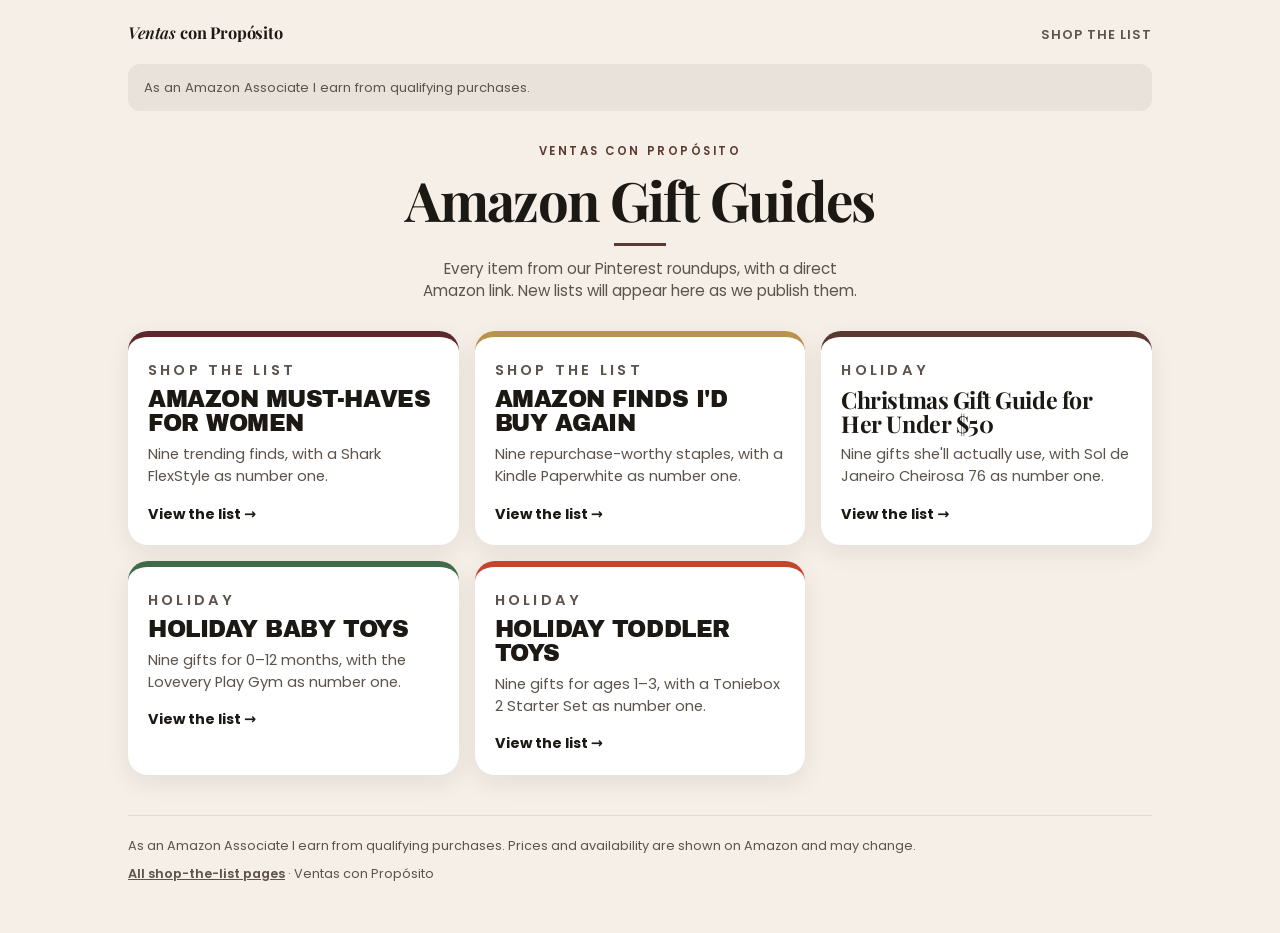
<file: index.html>
<!DOCTYPE html>
<html lang="en">
<head>
  <meta charset="utf-8">
  <meta name="viewport" content="width=device-width, initial-scale=1">
  <meta name="robots" content="index, follow">
  <title>Amazon Gift Guides 2026 | Shop the List</title>
  <meta name="description" content="Shop five Amazon gift lists for Christmas 2026: must-haves for women, finds worth buying again, gifts for her under $50, plus baby and toddler toys.">
  <link rel="canonical" href="https://caruizv.github.io/ventas-con-proposito/">
  <meta property="og:type" content="website">
  <meta property="og:title" content="Amazon Gift Guides 2026 | Shop the List">
  <meta property="og:description" content="Shop five Amazon gift lists for Christmas 2026: must-haves for women, finds worth buying again, gifts for her under $50, plus baby and toddler toys.">
  <meta property="og:url" content="https://caruizv.github.io/ventas-con-proposito/">
  <meta property="og:image" content="https://caruizv.github.io/ventas-con-proposito/christmas-gifts-her-under-50/img/yankee-candle-christmas-cookie.jpg">
  <meta property="og:image:width" content="768">
  <meta property="og:image:height" content="1024">
  <meta property="og:image:alt" content="Yankee Candle Christmas Cookie jar with a red bow">
  <meta property="og:site_name" content="Ventas con Propósito">
  <meta property="og:locale" content="en_US">
  <meta name="twitter:card" content="summary_large_image">
  <meta name="twitter:title" content="Amazon Gift Guides 2026 | Shop the List">
  <meta name="twitter:description" content="Shop five Amazon gift lists for Christmas 2026: must-haves for women, finds worth buying again, gifts for her under $50, plus baby and toddler toys.">
  <meta name="twitter:image" content="https://caruizv.github.io/ventas-con-proposito/christmas-gifts-her-under-50/img/yankee-candle-christmas-cookie.jpg">
  <meta name="twitter:image:alt" content="Yankee Candle Christmas Cookie jar with a red bow">
  <link rel="preconnect" href="https://fonts.googleapis.com">
  <link rel="preconnect" href="https://fonts.gstatic.com" crossorigin>
  <link href="https://fonts.googleapis.com/css2?family=Archivo+Black&family=Playfair+Display:ital,wght@0,700;1,500;1,600&family=Poppins:wght@400;500;600;700&display=swap" rel="stylesheet">
  <link rel="stylesheet" href="styles.css?v=20261124b">
</head>
<body class="theme-index">
  <header class="site-header wrap">
    <a class="wordmark" href="index.html">Ventas <span>con Propósito</span></a>
    <span class="nav-link">Shop the list</span>
  </header>
  <div class="wrap">
    <p class="disclosure">As an Amazon Associate I earn from qualifying purchases.</p>
  </div>
  <header class="hero index-hero wrap">
    <p class="kicker">Ventas con Propósito</p>
    <h1>Amazon Gift Guides</h1>
    <hr class="rule">
    <p class="lede">Every item from our Pinterest roundups, with a direct Amazon link. New lists will appear here as we publish them.</p>
  </header>
  <main class="cards wrap">
    <a class="card card-must" href="must-haves-for-women/">
      <p class="kicker">Shop the list</p>
      <h2>Amazon Must-Haves for Women</h2>
      <p>Nine trending finds, with a Shark FlexStyle as number one.</p>
      <span class="go">View the list →</span>
    </a>
    <a class="card card-again" href="finds-id-buy-again/">
      <p class="kicker">Shop the list</p>
      <h2>Amazon Finds I'd Buy Again</h2>
      <p>Nine repurchase-worthy staples, with a Kindle Paperwhite as number one.</p>
      <span class="go">View the list →</span>
    </a>
    <a class="card card-gifts" href="christmas-gifts-her-under-50/">
      <p class="kicker">Holiday</p>
      <h2 class="serif">Christmas Gift Guide for Her Under $50</h2>
      <p>Nine gifts she'll actually use, with Sol de Janeiro Cheirosa 76 as number one.</p>
      <span class="go">View the list →</span>
    </a>
    <a class="card card-baby" href="baby-toys/">
      <p class="kicker">Holiday</p>
      <h2>Holiday Baby Toys</h2>
      <p>Nine gifts for 0–12 months, with the Lovevery Play Gym as number one.</p>
      <span class="go">View the list →</span>
    </a>
    <a class="card card-toddler" href="toddler-toys/">
      <p class="kicker">Holiday</p>
      <h2>Holiday Toddler Toys</h2>
      <p>Nine gifts for ages 1–3, with a Toniebox 2 Starter Set as number one.</p>
      <span class="go">View the list →</span>
    </a>
  </main>
  <footer class="site-footer wrap">
    <p>As an Amazon Associate I earn from qualifying purchases. Prices and availability are shown on Amazon and may change.</p>
    <p><a href="index.html">All shop-the-list pages</a> · Ventas con Propósito</p>
  </footer>
</body>
</html>
</file>
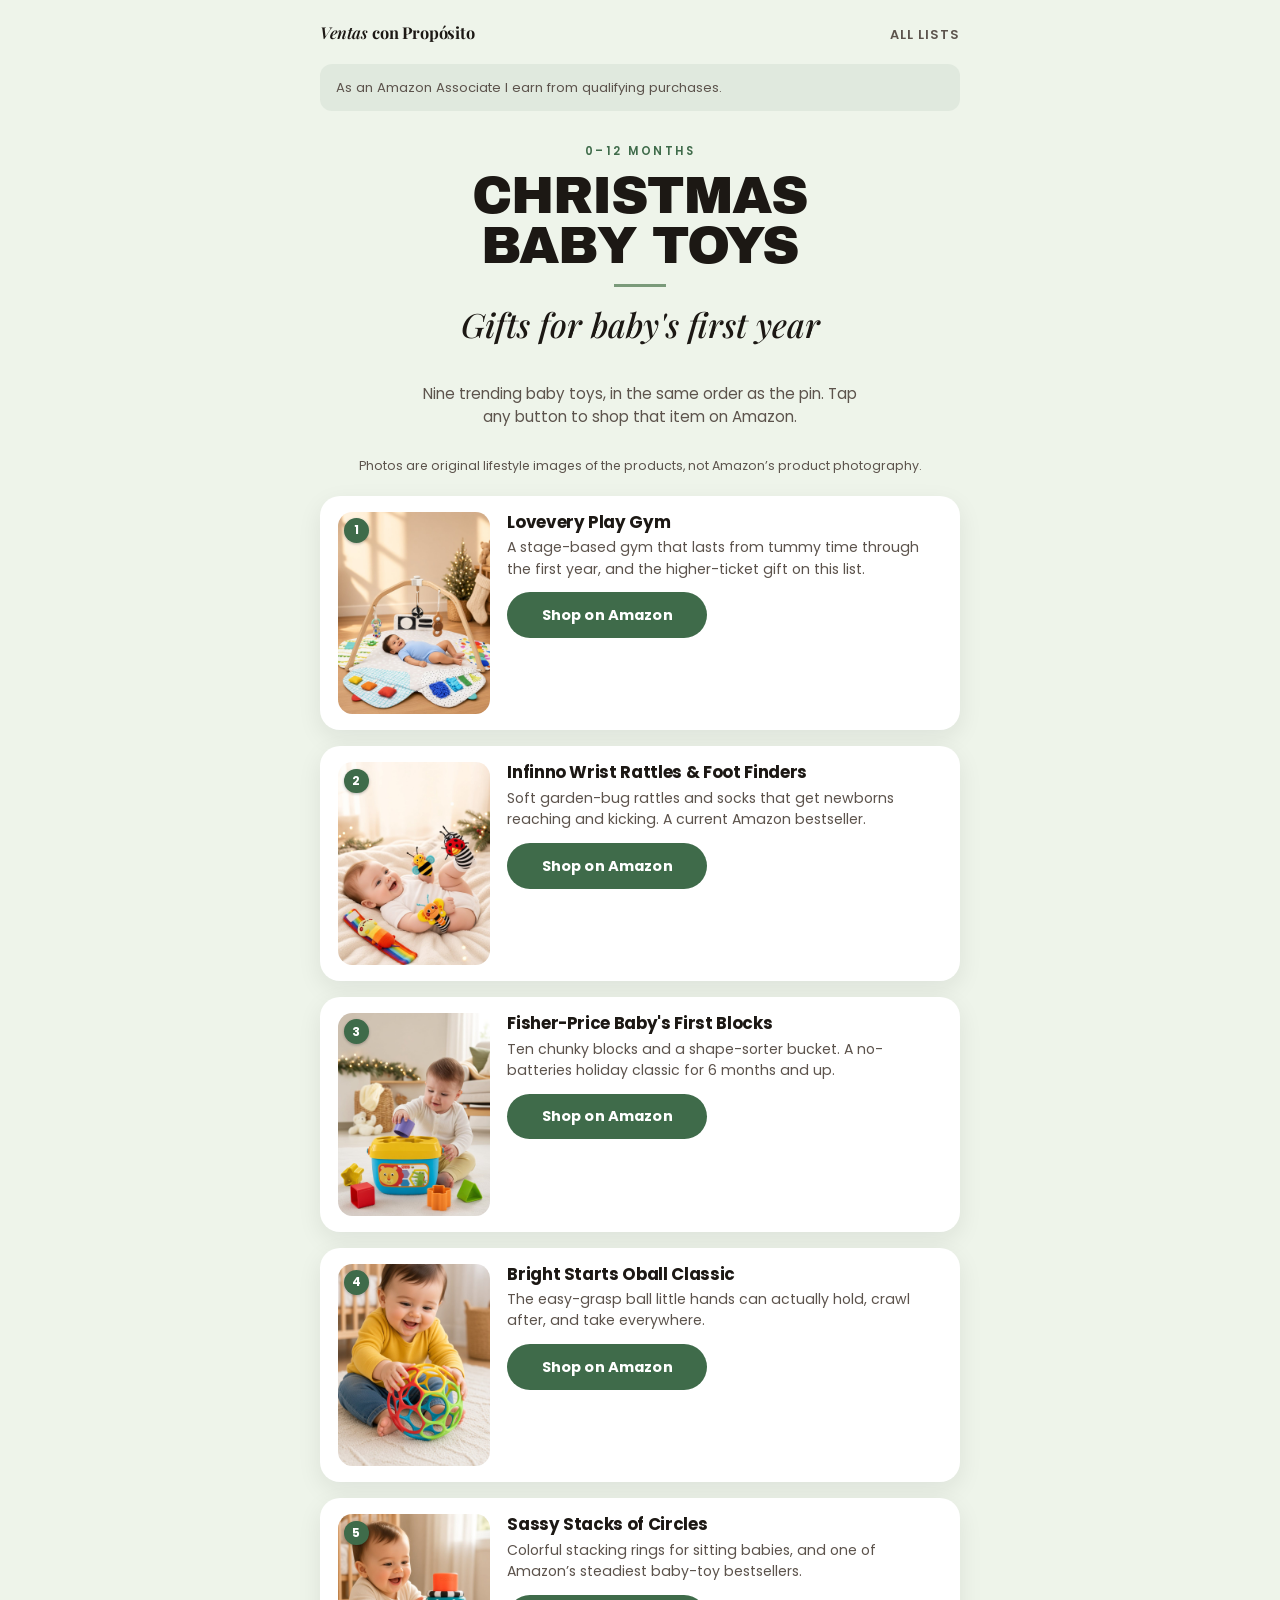
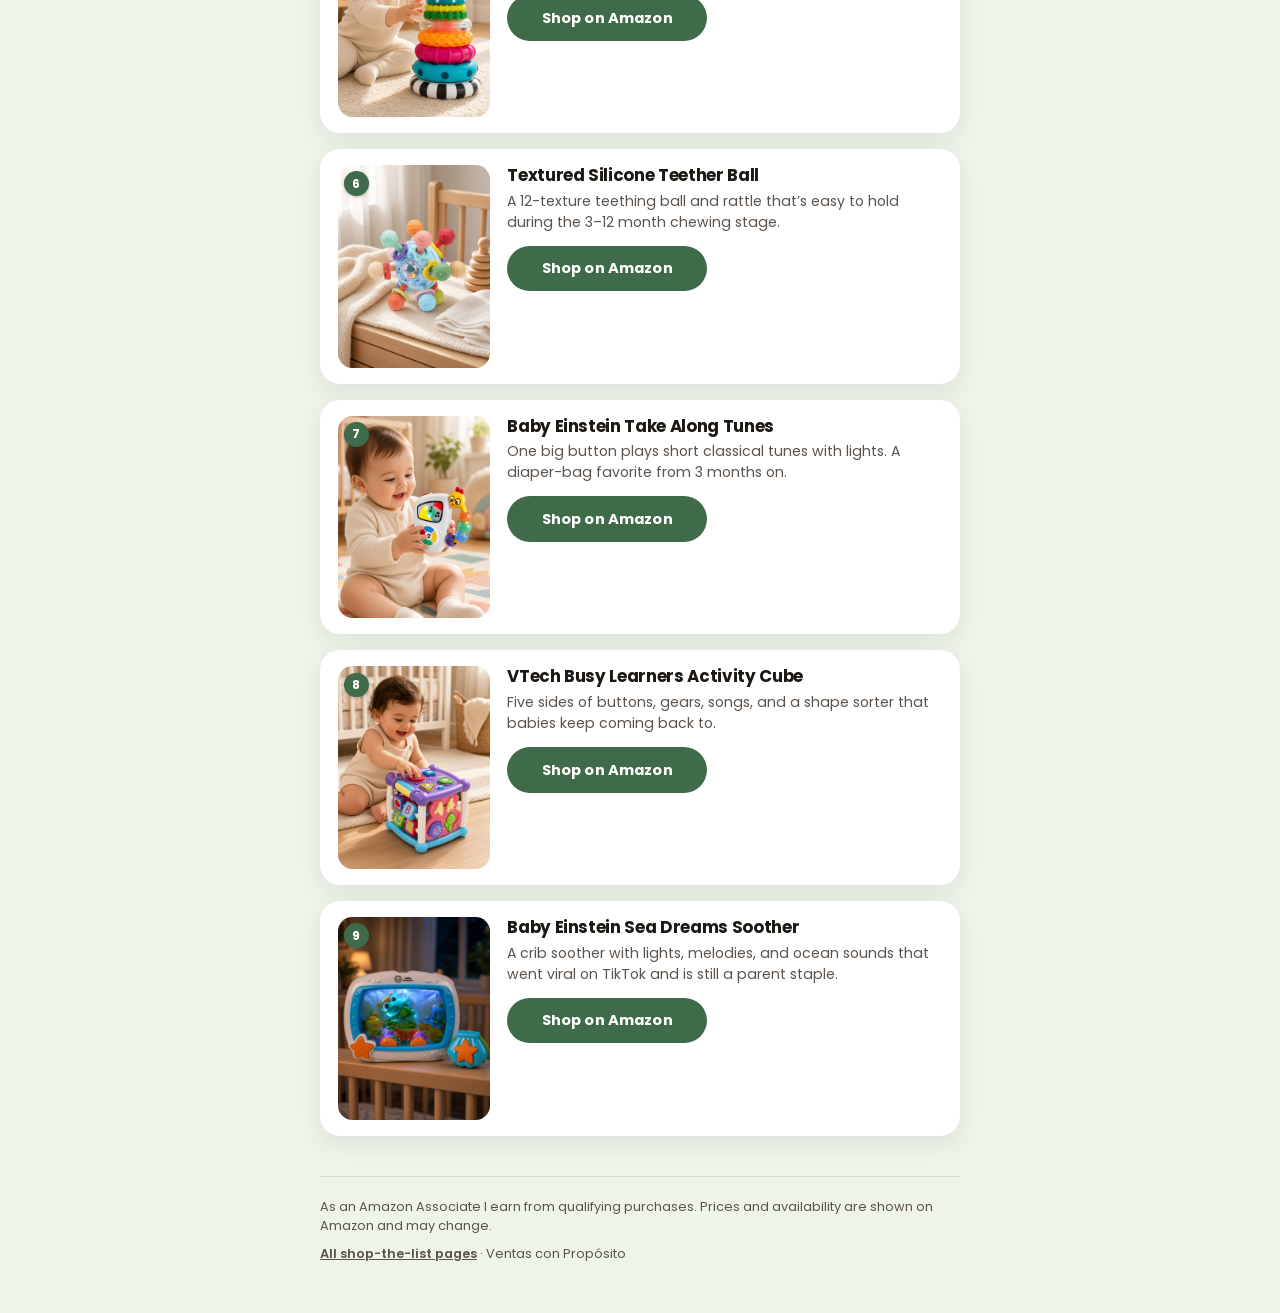
<file: baby-toys/index.html>
<!DOCTYPE html>
<html lang="en">
<head>
  <meta charset="utf-8">
  <meta name="viewport" content="width=device-width, initial-scale=1">
  <meta name="robots" content="index, follow">
  <title>Best Baby Toys for Christmas 2026</title>
  <meta name="description" content="The best baby toys for Christmas 2026, from the Lovevery Play Gym to wrist rattles, first blocks, and other holiday gifts for babies 0–12 months.">
  <link rel="canonical" href="https://caruizv.github.io/ventas-con-proposito/baby-toys/">
  <meta property="og:type" content="website">
  <meta property="og:title" content="Best Baby Toys for Christmas 2026">
  <meta property="og:description" content="The best baby toys for Christmas 2026, from the Lovevery Play Gym to wrist rattles, first blocks, and other holiday gifts for babies 0–12 months.">
  <meta property="og:url" content="https://caruizv.github.io/ventas-con-proposito/baby-toys/">
  <meta property="og:image" content="https://caruizv.github.io/ventas-con-proposito/baby-toys/img/lovevery-play-gym.jpg">
  <meta property="og:image:width" content="768">
  <meta property="og:image:height" content="1024">
  <meta property="og:image:alt" content="Baby playing on a Lovevery Play Gym">
  <meta property="og:site_name" content="Ventas con Propósito">
  <meta property="og:locale" content="en_US">
  <meta name="twitter:card" content="summary_large_image">
  <meta name="twitter:title" content="Best Baby Toys for Christmas 2026">
  <meta name="twitter:description" content="The best baby toys for Christmas 2026, from the Lovevery Play Gym to wrist rattles, first blocks, and other holiday gifts for babies 0–12 months.">
  <meta name="twitter:image" content="https://caruizv.github.io/ventas-con-proposito/baby-toys/img/lovevery-play-gym.jpg">
  <meta name="twitter:image:alt" content="Baby playing on a Lovevery Play Gym">
  <script type="application/ld+json">
  {
    "@context": "https://schema.org",
    "@type": "ItemList",
    "name": "Best Baby Toys for Christmas 2026",
    "itemListElement": [
      {
        "@type": "ListItem",
        "position": 1,
        "name": "Lovevery Play Gym",
        "url": "https://www.amazon.com/dp/B075R8BXXC?tag=cventasconpro-20"
      },
      {
        "@type": "ListItem",
        "position": 2,
        "name": "Infinno Wrist Rattles & Foot Finders",
        "url": "https://www.amazon.com/dp/B0B21ZM7LJ?tag=cventasconpro-20"
      },
      {
        "@type": "ListItem",
        "position": 3,
        "name": "Fisher-Price Baby's First Blocks",
        "url": "https://www.amazon.com/dp/B01NCUSC7V?tag=cventasconpro-20"
      },
      {
        "@type": "ListItem",
        "position": 4,
        "name": "Bright Starts Oball Classic",
        "url": "https://www.amazon.com/dp/B00ZRD99C0?tag=cventasconpro-20"
      },
      {
        "@type": "ListItem",
        "position": 5,
        "name": "Sassy Stacks of Circles",
        "url": "https://www.amazon.com/dp/B07NXDJ52C?tag=cventasconpro-20"
      },
      {
        "@type": "ListItem",
        "position": 6,
        "name": "Textured Silicone Teether Ball",
        "url": "https://www.amazon.com/dp/B0CD42KQ3K?tag=cventasconpro-20"
      },
      {
        "@type": "ListItem",
        "position": 7,
        "name": "Baby Einstein Take Along Tunes",
        "url": "https://www.amazon.com/dp/B000YDDF6O?tag=cventasconpro-20"
      },
      {
        "@type": "ListItem",
        "position": 8,
        "name": "VTech Busy Learners Activity Cube",
        "url": "https://www.amazon.com/dp/B00OC5FU8Q?tag=cventasconpro-20"
      },
      {
        "@type": "ListItem",
        "position": 9,
        "name": "Baby Einstein Sea Dreams Soother",
        "url": "https://www.amazon.com/dp/B07DM86Z43?tag=cventasconpro-20"
      }
    ]
  }
  </script>
  <link rel="preconnect" href="https://fonts.googleapis.com">
  <link rel="preconnect" href="https://fonts.gstatic.com" crossorigin>
  <link href="https://fonts.googleapis.com/css2?family=Archivo+Black&family=Playfair+Display:ital,wght@0,700;1,500;1,600&family=Poppins:wght@400;500;600;700&display=swap" rel="stylesheet">
  <link rel="stylesheet" href="../styles.css?v=20261124b">
</head>
<body class="theme-baby">
  <header class="site-header wrap">
    <a class="wordmark" href="../index.html">Ventas <span>con Propósito</span></a>
    <a class="nav-link" href="../index.html">All lists</a>
  </header>
  <div class="wrap">
    <p class="disclosure">As an Amazon Associate I earn from qualifying purchases.</p>
  </div>
  <header class="hero wrap">
    <p class="kicker">0–12 months</p>
    <h1>Christmas<br>Baby Toys</h1>
    <hr class="rule">
    <p class="italic">Gifts for baby's first year</p>
    <p class="lede">Nine trending baby toys, in the same order as the pin. Tap any button to shop that item on Amazon.</p>
  </header>
  <p class="note wrap">Photos are original lifestyle images of the products, not Amazon’s product photography.</p>
  <main class="list wrap">
    <article class="item" id="item-1">
      <div class="visual">
        <img src="img/lovevery-play-gym.jpg" alt="Baby playing on a Lovevery Play Gym" width="768" height="1024" style="width:100%;height:auto;aspect-ratio:3/4;object-fit:cover;display:block" decoding="async">
        <span class="num" aria-hidden="true">1</span>
      </div>
      <div class="copy">
        <h2>Lovevery Play Gym</h2>
        <p class="why">A stage-based gym that lasts from tummy time through the first year, and the higher-ticket gift on this list.</p>
        <a class="btn" href="https://www.amazon.com/dp/B075R8BXXC?tag=cventasconpro-20" target="_blank" rel="sponsored nofollow noopener">Shop on Amazon</a>
      </div>
    </article>
    <article class="item" id="item-2">
      <div class="visual">
        <img src="img/infinno-wrist-rattles.jpg" alt="Baby wearing Infinno wrist rattles and foot finders" width="768" height="1024" style="width:100%;height:auto;aspect-ratio:3/4;object-fit:cover;display:block" decoding="async">
        <span class="num" aria-hidden="true">2</span>
      </div>
      <div class="copy">
        <h2>Infinno Wrist Rattles & Foot Finders</h2>
        <p class="why">Soft garden-bug rattles and socks that get newborns reaching and kicking. A current Amazon bestseller.</p>
        <a class="btn" href="https://www.amazon.com/dp/B0B21ZM7LJ?tag=cventasconpro-20" target="_blank" rel="sponsored nofollow noopener">Shop on Amazon</a>
      </div>
    </article>
    <article class="item" id="item-3">
      <div class="visual">
        <img src="img/fisher-price-first-blocks.jpg" alt="Baby playing with Fisher-Price Baby’s First Blocks" width="768" height="1024" style="width:100%;height:auto;aspect-ratio:3/4;object-fit:cover;display:block" decoding="async" loading="lazy">
        <span class="num" aria-hidden="true">3</span>
      </div>
      <div class="copy">
        <h2>Fisher-Price Baby's First Blocks</h2>
        <p class="why">Ten chunky blocks and a shape-sorter bucket. A no-batteries holiday classic for 6 months and up.</p>
        <a class="btn" href="https://www.amazon.com/dp/B01NCUSC7V?tag=cventasconpro-20" target="_blank" rel="sponsored nofollow noopener">Shop on Amazon</a>
      </div>
    </article>
    <article class="item" id="item-4">
      <div class="visual">
        <img src="img/bright-starts-oball.jpg" alt="Baby holding a Bright Starts Oball" width="768" height="1024" style="width:100%;height:auto;aspect-ratio:3/4;object-fit:cover;display:block" decoding="async" loading="lazy">
        <span class="num" aria-hidden="true">4</span>
      </div>
      <div class="copy">
        <h2>Bright Starts Oball Classic</h2>
        <p class="why">The easy-grasp ball little hands can actually hold, crawl after, and take everywhere.</p>
        <a class="btn" href="https://www.amazon.com/dp/B00ZRD99C0?tag=cventasconpro-20" target="_blank" rel="sponsored nofollow noopener">Shop on Amazon</a>
      </div>
    </article>
    <article class="item" id="item-5">
      <div class="visual">
        <img src="img/sassy-stacks.jpg" alt="Baby reaching for Sassy Stacks of Circles" width="768" height="1024" style="width:100%;height:auto;aspect-ratio:3/4;object-fit:cover;display:block" decoding="async" loading="lazy">
        <span class="num" aria-hidden="true">5</span>
      </div>
      <div class="copy">
        <h2>Sassy Stacks of Circles</h2>
        <p class="why">Colorful stacking rings for sitting babies, and one of Amazon’s steadiest baby-toy bestsellers.</p>
        <a class="btn" href="https://www.amazon.com/dp/B07NXDJ52C?tag=cventasconpro-20" target="_blank" rel="sponsored nofollow noopener">Shop on Amazon</a>
      </div>
    </article>
    <article class="item" id="item-6">
      <div class="visual">
        <img src="img/textured-teether-ball.jpg" alt="Baby holding a colorful textured teether ball" width="768" height="1024" style="width:100%;height:auto;aspect-ratio:3/4;object-fit:cover;display:block" decoding="async" loading="lazy">
        <span class="num" aria-hidden="true">6</span>
      </div>
      <div class="copy">
        <h2>Textured Silicone Teether Ball</h2>
        <p class="why">A 12-texture teething ball and rattle that’s easy to hold during the 3–12 month chewing stage.</p>
        <a class="btn" href="https://www.amazon.com/dp/B0CD42KQ3K?tag=cventasconpro-20" target="_blank" rel="sponsored nofollow noopener">Shop on Amazon</a>
      </div>
    </article>
    <article class="item" id="item-7">
      <div class="visual">
        <img src="img/baby-einstein-take-along-tunes.jpg" alt="Baby playing with Baby Einstein Take Along Tunes" width="768" height="1024" style="width:100%;height:auto;aspect-ratio:3/4;object-fit:cover;display:block" decoding="async" loading="lazy">
        <span class="num" aria-hidden="true">7</span>
      </div>
      <div class="copy">
        <h2>Baby Einstein Take Along Tunes</h2>
        <p class="why">One big button plays short classical tunes with lights. A diaper-bag favorite from 3 months on.</p>
        <a class="btn" href="https://www.amazon.com/dp/B000YDDF6O?tag=cventasconpro-20" target="_blank" rel="sponsored nofollow noopener">Shop on Amazon</a>
      </div>
    </article>
    <article class="item" id="item-8">
      <div class="visual">
        <img src="img/vtech-busy-learners-cube.jpg" alt="Baby playing with a VTech Busy Learners Activity Cube" width="768" height="1024" style="width:100%;height:auto;aspect-ratio:3/4;object-fit:cover;display:block" decoding="async" loading="lazy">
        <span class="num" aria-hidden="true">8</span>
      </div>
      <div class="copy">
        <h2>VTech Busy Learners Activity Cube</h2>
        <p class="why">Five sides of buttons, gears, songs, and a shape sorter that babies keep coming back to.</p>
        <a class="btn" href="https://www.amazon.com/dp/B00OC5FU8Q?tag=cventasconpro-20" target="_blank" rel="sponsored nofollow noopener">Shop on Amazon</a>
      </div>
    </article>
    <article class="item" id="item-9">
      <div class="visual">
        <img src="img/sea-dreams-soother.jpg" alt="Baby Einstein Sea Dreams Soother on a crib rail" width="768" height="1024" style="width:100%;height:auto;aspect-ratio:3/4;object-fit:cover;display:block" decoding="async" loading="lazy">
        <span class="num" aria-hidden="true">9</span>
      </div>
      <div class="copy">
        <h2>Baby Einstein Sea Dreams Soother</h2>
        <p class="why">A crib soother with lights, melodies, and ocean sounds that went viral on TikTok and is still a parent staple.</p>
        <a class="btn" href="https://www.amazon.com/dp/B07DM86Z43?tag=cventasconpro-20" target="_blank" rel="sponsored nofollow noopener">Shop on Amazon</a>
      </div>
    </article>
  </main>
  <footer class="site-footer wrap">
    <p>As an Amazon Associate I earn from qualifying purchases. Prices and availability are shown on Amazon and may change.</p>
    <p><a href="../index.html">All shop-the-list pages</a> · Ventas con Propósito</p>
  </footer>
</body>
</html>
</file>
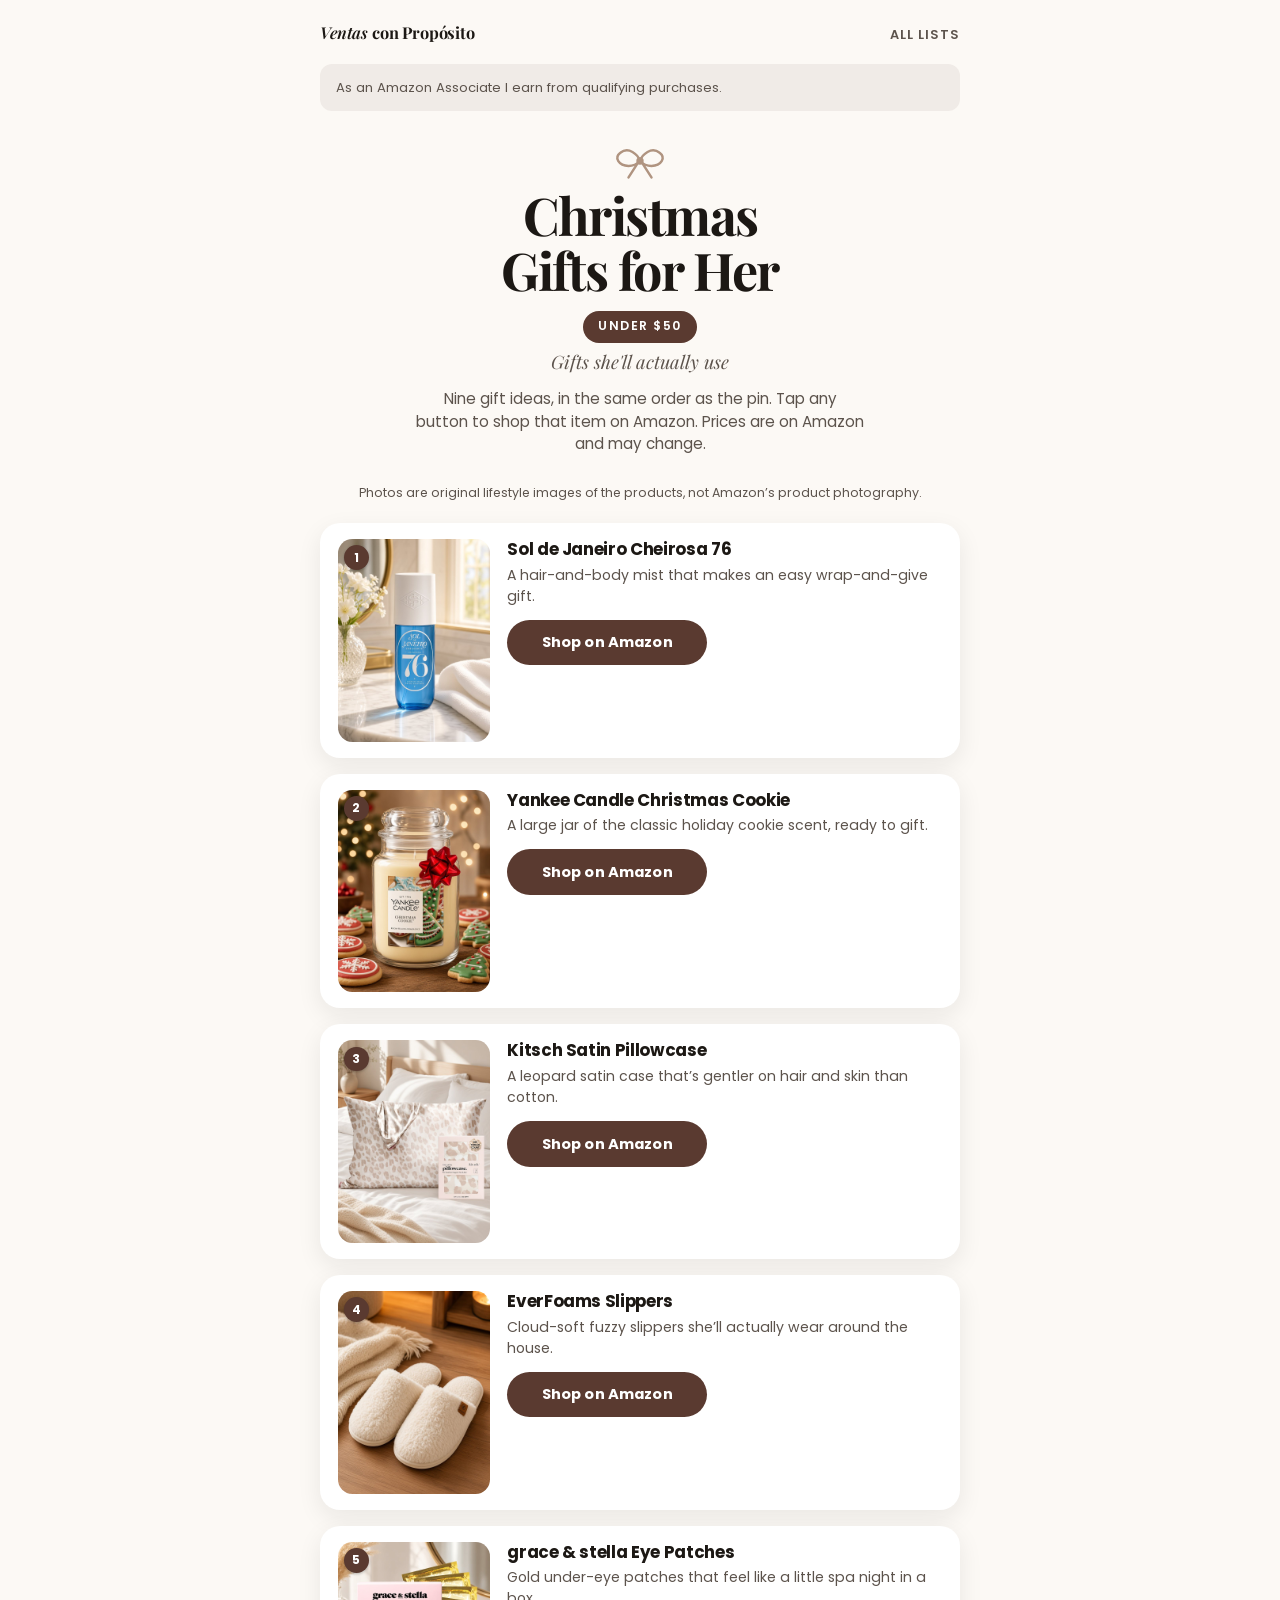
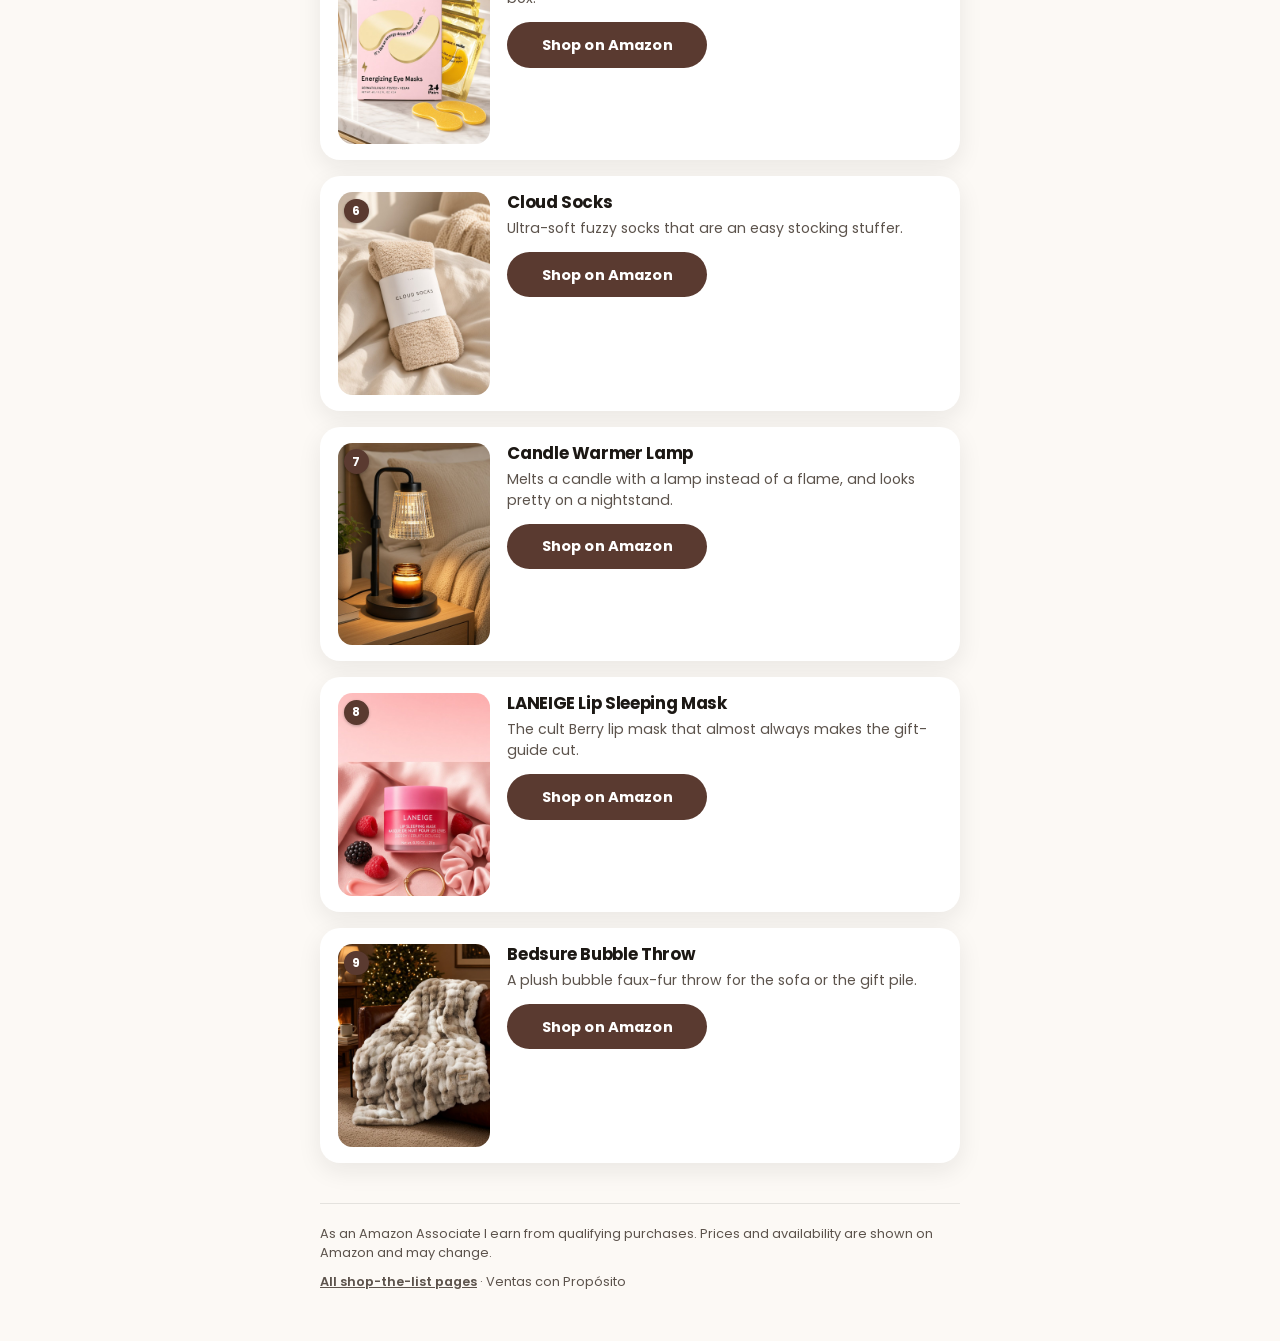
<file: christmas-gifts-her-under-50/index.html>
<!DOCTYPE html>
<html lang="en">
<head>
  <meta charset="utf-8">
  <meta name="viewport" content="width=device-width, initial-scale=1">
  <meta name="robots" content="index, follow">
  <title>Christmas Gifts for Her Under $50 2026</title>
  <meta name="description" content="Nine Christmas gifts for her under $50 in 2026, from Sol de Janeiro and a Yankee Candle to slippers, satin pillowcases, and other wraps she&#x27;ll use.">
  <link rel="canonical" href="https://caruizv.github.io/ventas-con-proposito/christmas-gifts-her-under-50/">
  <meta property="og:type" content="website">
  <meta property="og:title" content="Christmas Gifts for Her Under $50 2026">
  <meta property="og:description" content="Nine Christmas gifts for her under $50 in 2026, from Sol de Janeiro and a Yankee Candle to slippers, satin pillowcases, and other wraps she&#x27;ll use.">
  <meta property="og:url" content="https://caruizv.github.io/ventas-con-proposito/christmas-gifts-her-under-50/">
  <meta property="og:image" content="https://caruizv.github.io/ventas-con-proposito/christmas-gifts-her-under-50/img/yankee-candle-christmas-cookie.jpg">
  <meta property="og:image:width" content="768">
  <meta property="og:image:height" content="1024">
  <meta property="og:image:alt" content="Yankee Candle Christmas Cookie jar with a red bow">
  <meta property="og:site_name" content="Ventas con Propósito">
  <meta property="og:locale" content="en_US">
  <meta name="twitter:card" content="summary_large_image">
  <meta name="twitter:title" content="Christmas Gifts for Her Under $50 2026">
  <meta name="twitter:description" content="Nine Christmas gifts for her under $50 in 2026, from Sol de Janeiro and a Yankee Candle to slippers, satin pillowcases, and other wraps she&#x27;ll use.">
  <meta name="twitter:image" content="https://caruizv.github.io/ventas-con-proposito/christmas-gifts-her-under-50/img/yankee-candle-christmas-cookie.jpg">
  <meta name="twitter:image:alt" content="Yankee Candle Christmas Cookie jar with a red bow">
  <script type="application/ld+json">
  {
    "@context": "https://schema.org",
    "@type": "ItemList",
    "name": "Christmas Gifts for Her Under $50 2026",
    "itemListElement": [
      {
        "@type": "ListItem",
        "position": 1,
        "name": "Sol de Janeiro Cheirosa 76",
        "url": "https://www.amazon.com/dp/B0D6ZPNZ4Z?tag=cventasconpro-20"
      },
      {
        "@type": "ListItem",
        "position": 2,
        "name": "Yankee Candle Christmas Cookie",
        "url": "https://www.amazon.com/dp/B0F3DQZ193?tag=cventasconpro-20"
      },
      {
        "@type": "ListItem",
        "position": 3,
        "name": "Kitsch Satin Pillowcase",
        "url": "https://www.amazon.com/dp/B07X8PHQBX?tag=cventasconpro-20"
      },
      {
        "@type": "ListItem",
        "position": 4,
        "name": "EverFoams Slippers",
        "url": "https://www.amazon.com/dp/B0BYNYWKC7?tag=cventasconpro-20"
      },
      {
        "@type": "ListItem",
        "position": 5,
        "name": "grace & stella Eye Patches",
        "url": "https://www.amazon.com/dp/B014E2D6BY?tag=cventasconpro-20"
      },
      {
        "@type": "ListItem",
        "position": 6,
        "name": "Cloud Socks",
        "url": "https://www.amazon.com/dp/B09319MZJN?tag=cventasconpro-20"
      },
      {
        "@type": "ListItem",
        "position": 7,
        "name": "Candle Warmer Lamp",
        "url": "https://www.amazon.com/dp/B0CTJGJL2T?tag=cventasconpro-20"
      },
      {
        "@type": "ListItem",
        "position": 8,
        "name": "LANEIGE Lip Sleeping Mask",
        "url": "https://www.amazon.com/dp/B07XXPHQZK?tag=cventasconpro-20"
      },
      {
        "@type": "ListItem",
        "position": 9,
        "name": "Bedsure Bubble Throw",
        "url": "https://www.amazon.com/dp/B0F5N7S36V?tag=cventasconpro-20"
      }
    ]
  }
  </script>
  <link rel="preconnect" href="https://fonts.googleapis.com">
  <link rel="preconnect" href="https://fonts.gstatic.com" crossorigin>
  <link href="https://fonts.googleapis.com/css2?family=Archivo+Black&family=Playfair+Display:ital,wght@0,700;1,500;1,600&family=Poppins:wght@400;500;600;700&display=swap" rel="stylesheet">
  <link rel="stylesheet" href="../styles.css?v=20261124b">
</head>
<body class="theme-gifts">
  <header class="site-header wrap">
    <a class="wordmark" href="../index.html">Ventas <span>con Propósito</span></a>
    <a class="nav-link" href="../index.html">All lists</a>
  </header>
  <div class="wrap">
    <p class="disclosure">As an Amazon Associate I earn from qualifying purchases.</p>
  </div>
  <header class="hero wrap">
    <div class="bow" aria-hidden="true">
      <svg viewBox="0 0 88 44" width="72" height="36" fill="none" xmlns="http://www.w3.org/2000/svg">
        <path d="M44 22c-2.5-8-14-18-24-10-8 6-2 16 10 16 6 0 11-3 14-6 3 3 8 6 14 6 12 0 18-10 10-16-10-8-21.5 2-24 10z" stroke="#b09480" stroke-width="3" stroke-linejoin="round"/>
        <circle cx="44" cy="22" r="4.5" fill="#b09480"/>
        <path d="M41 25 L30 42 M47 25 L58 42" stroke="#b09480" stroke-width="3" stroke-linecap="round"/>
      </svg>
    </div>
    <h1 class="serif">Christmas<br>Gifts for Her</h1>
    <p class="pill">Under $50</p>
    <p class="subhead">Gifts she'll actually use</p>
    <p class="lede">Nine gift ideas, in the same order as the pin. Tap any button to shop that item on Amazon. Prices are on Amazon and may change.</p>
  </header>
  <p class="note wrap">Photos are original lifestyle images of the products, not Amazon’s product photography.</p>
  <main class="list wrap">
    <article class="item" id="item-1">
      <div class="visual">
        <img src="img/sol-de-janeiro-cheirosa-76.jpg" alt="Sol de Janeiro Cheirosa 76 perfume mist bottle" width="768" height="1024" style="width:100%;height:auto;aspect-ratio:3/4;object-fit:cover;display:block" decoding="async">
        <span class="num" aria-hidden="true">1</span>
      </div>
      <div class="copy">
        <h2>Sol de Janeiro Cheirosa 76</h2>
        <p class="why">A hair-and-body mist that makes an easy wrap-and-give gift.</p>
        <a class="btn" href="https://www.amazon.com/dp/B0D6ZPNZ4Z?tag=cventasconpro-20" target="_blank" rel="sponsored nofollow noopener">Shop on Amazon</a>
      </div>
    </article>    <article class="item" id="item-2">
      <div class="visual">
        <img src="img/yankee-candle-christmas-cookie.jpg" alt="Yankee Candle Christmas Cookie jar with a red bow" width="768" height="1024" style="width:100%;height:auto;aspect-ratio:3/4;object-fit:cover;display:block" decoding="async">
        <span class="num" aria-hidden="true">2</span>
      </div>
      <div class="copy">
        <h2>Yankee Candle Christmas Cookie</h2>
        <p class="why">A large jar of the classic holiday cookie scent, ready to gift.</p>
        <a class="btn" href="https://www.amazon.com/dp/B0F3DQZ193?tag=cventasconpro-20" target="_blank" rel="sponsored nofollow noopener">Shop on Amazon</a>
      </div>
    </article>    <article class="item" id="item-3">
      <div class="visual">
        <img src="img/kitsch-satin-pillowcase.jpg" alt="Kitsch leopard satin pillowcase on a bed" width="768" height="1024" style="width:100%;height:auto;aspect-ratio:3/4;object-fit:cover;display:block" decoding="async" loading="lazy">
        <span class="num" aria-hidden="true">3</span>
      </div>
      <div class="copy">
        <h2>Kitsch Satin Pillowcase</h2>
        <p class="why">A leopard satin case that’s gentler on hair and skin than cotton.</p>
        <a class="btn" href="https://www.amazon.com/dp/B07X8PHQBX?tag=cventasconpro-20" target="_blank" rel="sponsored nofollow noopener">Shop on Amazon</a>
      </div>
    </article>    <article class="item" id="item-4">
      <div class="visual">
        <img src="img/everfoams-slippers.jpg" alt="Pair of ivory EverFoams fuzzy slippers" width="768" height="1024" style="width:100%;height:auto;aspect-ratio:3/4;object-fit:cover;display:block" decoding="async" loading="lazy">
        <span class="num" aria-hidden="true">4</span>
      </div>
      <div class="copy">
        <h2>EverFoams Slippers</h2>
        <p class="why">Cloud-soft fuzzy slippers she’ll actually wear around the house.</p>
        <a class="btn" href="https://www.amazon.com/dp/B0BYNYWKC7?tag=cventasconpro-20" target="_blank" rel="sponsored nofollow noopener">Shop on Amazon</a>
      </div>
    </article>    <article class="item" id="item-5">
      <div class="visual">
        <img src="img/grace-and-stella-eye-patches.jpg" alt="grace & stella Energizing Eye Masks box" width="768" height="1024" style="width:100%;height:auto;aspect-ratio:3/4;object-fit:cover;display:block" decoding="async" loading="lazy">
        <span class="num" aria-hidden="true">5</span>
      </div>
      <div class="copy">
        <h2>grace & stella Eye Patches</h2>
        <p class="why">Gold under-eye patches that feel like a little spa night in a box.</p>
        <a class="btn" href="https://www.amazon.com/dp/B014E2D6BY?tag=cventasconpro-20" target="_blank" rel="sponsored nofollow noopener">Shop on Amazon</a>
      </div>
    </article>    <article class="item" id="item-6">
      <div class="visual">
        <img src="img/cloud-socks.jpg" alt="Beige Cloud Socks with a white paper band" width="768" height="1024" style="width:100%;height:auto;aspect-ratio:3/4;object-fit:cover;display:block" decoding="async" loading="lazy">
        <span class="num" aria-hidden="true">6</span>
      </div>
      <div class="copy">
        <h2>Cloud Socks</h2>
        <p class="why">Ultra-soft fuzzy socks that are an easy stocking stuffer.</p>
        <a class="btn" href="https://www.amazon.com/dp/B09319MZJN?tag=cventasconpro-20" target="_blank" rel="sponsored nofollow noopener">Shop on Amazon</a>
      </div>
    </article>    <article class="item" id="item-7">
      <div class="visual">
        <img src="img/godonlif-candle-warmer.jpg" alt="Black GODONLIF candle warmer lamp on a nightstand" width="768" height="1024" style="width:100%;height:auto;aspect-ratio:3/4;object-fit:cover;display:block" decoding="async" loading="lazy">
        <span class="num" aria-hidden="true">7</span>
      </div>
      <div class="copy">
        <h2>Candle Warmer Lamp</h2>
        <p class="why">Melts a candle with a lamp instead of a flame, and looks pretty on a nightstand.</p>
        <a class="btn" href="https://www.amazon.com/dp/B0CTJGJL2T?tag=cventasconpro-20" target="_blank" rel="sponsored nofollow noopener">Shop on Amazon</a>
      </div>
    </article>    <article class="item" id="item-8">
      <div class="visual">
        <img src="img/laneige-lip-sleeping-mask.jpg" alt="LANEIGE Lip Sleeping Mask" width="768" height="1024" style="width:100%;height:auto;aspect-ratio:3/4;object-fit:cover;display:block" decoding="async" loading="lazy">
        <span class="num" aria-hidden="true">8</span>
      </div>
      <div class="copy">
        <h2>LANEIGE Lip Sleeping Mask</h2>
        <p class="why">The cult Berry lip mask that almost always makes the gift-guide cut.</p>
        <a class="btn" href="https://www.amazon.com/dp/B07XXPHQZK?tag=cventasconpro-20" target="_blank" rel="sponsored nofollow noopener">Shop on Amazon</a>
      </div>
    </article>    <article class="item" id="item-9">
      <div class="visual">
        <img src="img/bedsure-bubble-throw.jpg" alt="Bedsure bubble faux-fur throw on a sofa" width="768" height="1024" style="width:100%;height:auto;aspect-ratio:3/4;object-fit:cover;display:block" decoding="async" loading="lazy">
        <span class="num" aria-hidden="true">9</span>
      </div>
      <div class="copy">
        <h2>Bedsure Bubble Throw</h2>
        <p class="why">A plush bubble faux-fur throw for the sofa or the gift pile.</p>
        <a class="btn" href="https://www.amazon.com/dp/B0F5N7S36V?tag=cventasconpro-20" target="_blank" rel="sponsored nofollow noopener">Shop on Amazon</a>
      </div>
    </article>
  </main>
  <footer class="site-footer wrap">
    <p>As an Amazon Associate I earn from qualifying purchases. Prices and availability are shown on Amazon and may change.</p>
    <p><a href="../index.html">All shop-the-list pages</a> · Ventas con Propósito</p>
  </footer>
</body>
</html>
</file>
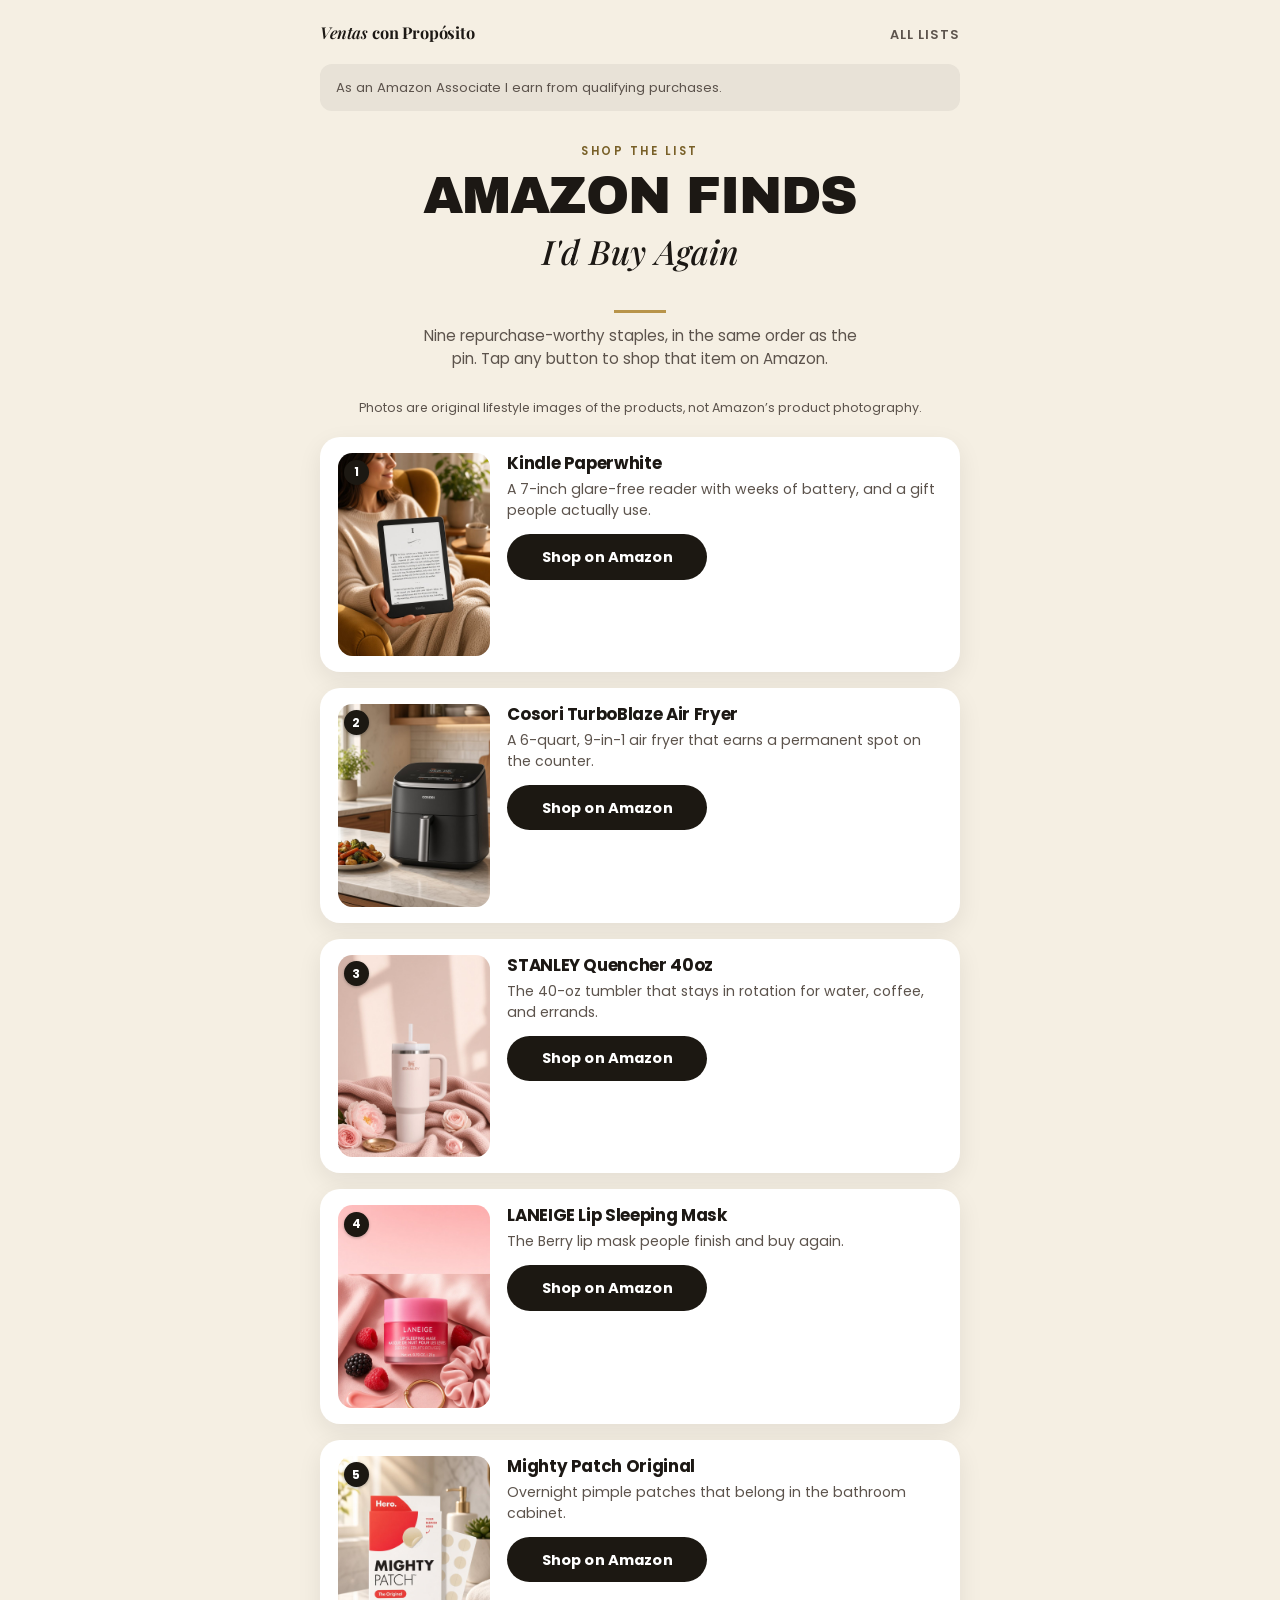
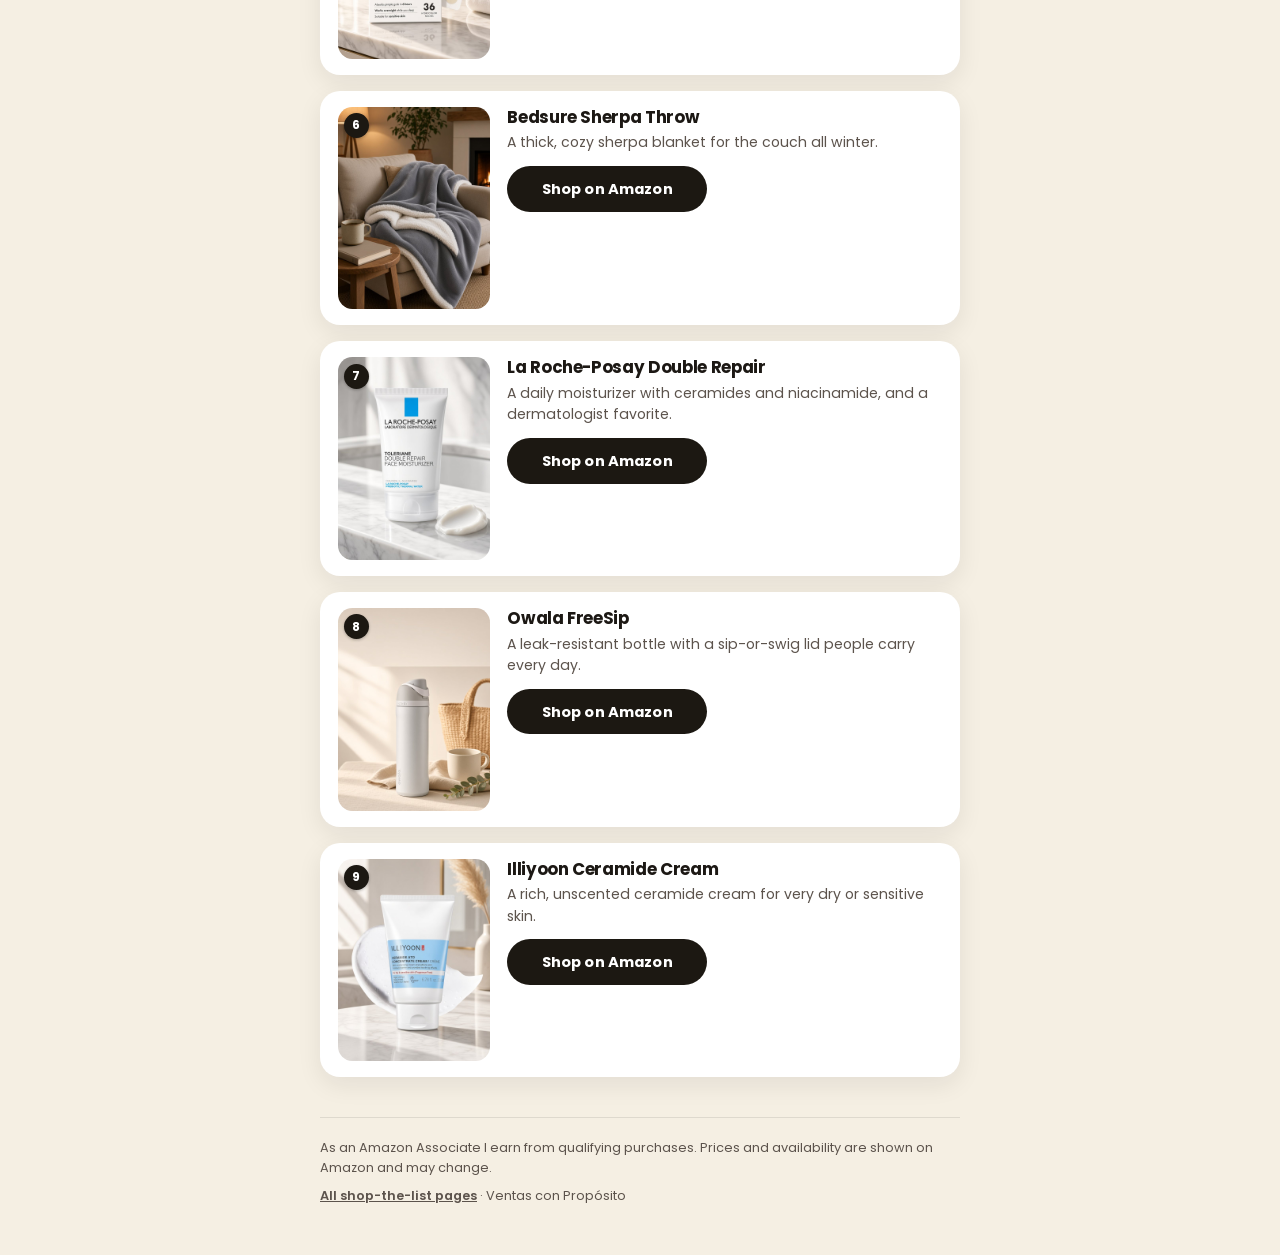
<file: finds-id-buy-again/index.html>
<!DOCTYPE html>
<html lang="en">
<head>
  <meta charset="utf-8">
  <meta name="viewport" content="width=device-width, initial-scale=1">
  <meta name="robots" content="index, follow">
  <title>Amazon Finds I'd Buy Again 2026</title>
  <meta name="description" content="Nine Amazon finds I&#x27;d buy again in 2026, including a Kindle Paperwhite, Cosori air fryer, Stanley tumbler, LANEIGE lip mask, and everyday staples.">
  <link rel="canonical" href="https://caruizv.github.io/ventas-con-proposito/finds-id-buy-again/">
  <meta property="og:type" content="website">
  <meta property="og:title" content="Amazon Finds I&#x27;d Buy Again 2026">
  <meta property="og:description" content="Nine Amazon finds I&#x27;d buy again in 2026, including a Kindle Paperwhite, Cosori air fryer, Stanley tumbler, LANEIGE lip mask, and everyday staples.">
  <meta property="og:url" content="https://caruizv.github.io/ventas-con-proposito/finds-id-buy-again/">
  <meta property="og:image" content="https://caruizv.github.io/ventas-con-proposito/finds-id-buy-again/img/stanley-quencher.jpg">
  <meta property="og:image:width" content="768">
  <meta property="og:image:height" content="1024">
  <meta property="og:image:alt" content="STANLEY Quencher 40oz tumbler">
  <meta property="og:site_name" content="Ventas con Propósito">
  <meta property="og:locale" content="en_US">
  <meta name="twitter:card" content="summary_large_image">
  <meta name="twitter:title" content="Amazon Finds I&#x27;d Buy Again 2026">
  <meta name="twitter:description" content="Nine Amazon finds I&#x27;d buy again in 2026, including a Kindle Paperwhite, Cosori air fryer, Stanley tumbler, LANEIGE lip mask, and everyday staples.">
  <meta name="twitter:image" content="https://caruizv.github.io/ventas-con-proposito/finds-id-buy-again/img/stanley-quencher.jpg">
  <meta name="twitter:image:alt" content="STANLEY Quencher 40oz tumbler">
  <script type="application/ld+json">
  {
    "@context": "https://schema.org",
    "@type": "ItemList",
    "name": "Amazon Finds I'd Buy Again 2026",
    "itemListElement": [
      {
        "@type": "ListItem",
        "position": 1,
        "name": "Kindle Paperwhite",
        "url": "https://www.amazon.com/dp/B0CFPJYX7P?tag=cventasconpro-20"
      },
      {
        "@type": "ListItem",
        "position": 2,
        "name": "Cosori TurboBlaze Air Fryer",
        "url": "https://www.amazon.com/dp/B0C33CHG99?tag=cventasconpro-20"
      },
      {
        "@type": "ListItem",
        "position": 3,
        "name": "STANLEY Quencher 40oz",
        "url": "https://www.amazon.com/dp/B0CP9Z56SW?tag=cventasconpro-20"
      },
      {
        "@type": "ListItem",
        "position": 4,
        "name": "LANEIGE Lip Sleeping Mask",
        "url": "https://www.amazon.com/dp/B07XXPHQZK?tag=cventasconpro-20"
      },
      {
        "@type": "ListItem",
        "position": 5,
        "name": "Mighty Patch Original",
        "url": "https://www.amazon.com/dp/B074PVTPBW?tag=cventasconpro-20"
      },
      {
        "@type": "ListItem",
        "position": 6,
        "name": "Bedsure Sherpa Throw",
        "url": "https://www.amazon.com/dp/B0158EQJSY?tag=cventasconpro-20"
      },
      {
        "@type": "ListItem",
        "position": 7,
        "name": "La Roche-Posay Double Repair",
        "url": "https://www.amazon.com/dp/B01N9SPQHQ?tag=cventasconpro-20"
      },
      {
        "@type": "ListItem",
        "position": 8,
        "name": "Owala FreeSip",
        "url": "https://www.amazon.com/dp/B085DV8T75?tag=cventasconpro-20"
      },
      {
        "@type": "ListItem",
        "position": 9,
        "name": "Illiyoon Ceramide Cream",
        "url": "https://www.amazon.com/dp/B077RTL1HJ?tag=cventasconpro-20"
      }
    ]
  }
  </script>
  <link rel="preconnect" href="https://fonts.googleapis.com">
  <link rel="preconnect" href="https://fonts.gstatic.com" crossorigin>
  <link href="https://fonts.googleapis.com/css2?family=Archivo+Black&family=Playfair+Display:ital,wght@0,700;1,500;1,600&family=Poppins:wght@400;500;600;700&display=swap" rel="stylesheet">
  <link rel="stylesheet" href="../styles.css?v=20261124b">
</head>
<body class="theme-buy-again">
  <header class="site-header wrap">
    <a class="wordmark" href="../index.html">Ventas <span>con Propósito</span></a>
    <a class="nav-link" href="../index.html">All lists</a>
  </header>
  <div class="wrap">
    <p class="disclosure">As an Amazon Associate I earn from qualifying purchases.</p>
  </div>
  <header class="hero wrap">
    <p class="kicker">Shop the list</p>
    <h1>Amazon Finds</h1>
    <p class="italic">I'd Buy Again</p>
    <hr class="rule">
    <p class="lede">Nine repurchase-worthy staples, in the same order as the pin. Tap any button to shop that item on Amazon.</p>
  </header>
  <p class="note wrap">Photos are original lifestyle images of the products, not Amazon’s product photography.</p>
  <main class="list wrap">
    <article class="item" id="item-1">
      <div class="visual">
        <img src="img/kindle-paperwhite.jpg" alt="Woman reading a Kindle Paperwhite in an armchair" width="768" height="1024" style="width:100%;height:auto;aspect-ratio:3/4;object-fit:cover;display:block" decoding="async">
        <span class="num" aria-hidden="true">1</span>
      </div>
      <div class="copy">
        <h2>Kindle Paperwhite</h2>
        <p class="why">A 7-inch glare-free reader with weeks of battery, and a gift people actually use.</p>
        <a class="btn" href="https://www.amazon.com/dp/B0CFPJYX7P?tag=cventasconpro-20" target="_blank" rel="sponsored nofollow noopener">Shop on Amazon</a>
      </div>
    </article>    <article class="item" id="item-2">
      <div class="visual">
        <img src="img/cosori-turboblaze.jpg" alt="Cosori TurboBlaze air fryer on a kitchen counter" width="768" height="1024" style="width:100%;height:auto;aspect-ratio:3/4;object-fit:cover;display:block" decoding="async">
        <span class="num" aria-hidden="true">2</span>
      </div>
      <div class="copy">
        <h2>Cosori TurboBlaze Air Fryer</h2>
        <p class="why">A 6-quart, 9-in-1 air fryer that earns a permanent spot on the counter.</p>
        <a class="btn" href="https://www.amazon.com/dp/B0C33CHG99?tag=cventasconpro-20" target="_blank" rel="sponsored nofollow noopener">Shop on Amazon</a>
      </div>
    </article>    <article class="item" id="item-3">
      <div class="visual">
        <img src="img/stanley-quencher.jpg" alt="STANLEY Quencher 40oz tumbler" width="768" height="1024" style="width:100%;height:auto;aspect-ratio:3/4;object-fit:cover;display:block" decoding="async" loading="lazy">
        <span class="num" aria-hidden="true">3</span>
      </div>
      <div class="copy">
        <h2>STANLEY Quencher 40oz</h2>
        <p class="why">The 40-oz tumbler that stays in rotation for water, coffee, and errands.</p>
        <a class="btn" href="https://www.amazon.com/dp/B0CP9Z56SW?tag=cventasconpro-20" target="_blank" rel="sponsored nofollow noopener">Shop on Amazon</a>
      </div>
    </article>    <article class="item" id="item-4">
      <div class="visual">
        <img src="img/laneige-lip-sleeping-mask.jpg" alt="LANEIGE Lip Sleeping Mask" width="768" height="1024" style="width:100%;height:auto;aspect-ratio:3/4;object-fit:cover;display:block" decoding="async" loading="lazy">
        <span class="num" aria-hidden="true">4</span>
      </div>
      <div class="copy">
        <h2>LANEIGE Lip Sleeping Mask</h2>
        <p class="why">The Berry lip mask people finish and buy again.</p>
        <a class="btn" href="https://www.amazon.com/dp/B07XXPHQZK?tag=cventasconpro-20" target="_blank" rel="sponsored nofollow noopener">Shop on Amazon</a>
      </div>
    </article>    <article class="item" id="item-5">
      <div class="visual">
        <img src="img/mighty-patch.jpg" alt="Hero Mighty Patch Original box" width="768" height="1024" style="width:100%;height:auto;aspect-ratio:3/4;object-fit:cover;display:block" decoding="async" loading="lazy">
        <span class="num" aria-hidden="true">5</span>
      </div>
      <div class="copy">
        <h2>Mighty Patch Original</h2>
        <p class="why">Overnight pimple patches that belong in the bathroom cabinet.</p>
        <a class="btn" href="https://www.amazon.com/dp/B074PVTPBW?tag=cventasconpro-20" target="_blank" rel="sponsored nofollow noopener">Shop on Amazon</a>
      </div>
    </article>    <article class="item" id="item-6">
      <div class="visual">
        <img src="img/bedsure-sherpa-throw.jpg" alt="Gray Bedsure sherpa throw on a sofa" width="768" height="1024" style="width:100%;height:auto;aspect-ratio:3/4;object-fit:cover;display:block" decoding="async" loading="lazy">
        <span class="num" aria-hidden="true">6</span>
      </div>
      <div class="copy">
        <h2>Bedsure Sherpa Throw</h2>
        <p class="why">A thick, cozy sherpa blanket for the couch all winter.</p>
        <a class="btn" href="https://www.amazon.com/dp/B0158EQJSY?tag=cventasconpro-20" target="_blank" rel="sponsored nofollow noopener">Shop on Amazon</a>
      </div>
    </article>    <article class="item" id="item-7">
      <div class="visual">
        <img src="img/la-roche-posay-double-repair.jpg" alt="La Roche-Posay Toleriane Double Repair moisturizer" width="768" height="1024" style="width:100%;height:auto;aspect-ratio:3/4;object-fit:cover;display:block" decoding="async" loading="lazy">
        <span class="num" aria-hidden="true">7</span>
      </div>
      <div class="copy">
        <h2>La Roche-Posay Double Repair</h2>
        <p class="why">A daily moisturizer with ceramides and niacinamide, and a dermatologist favorite.</p>
        <a class="btn" href="https://www.amazon.com/dp/B01N9SPQHQ?tag=cventasconpro-20" target="_blank" rel="sponsored nofollow noopener">Shop on Amazon</a>
      </div>
    </article>    <article class="item" id="item-8">
      <div class="visual">
        <img src="img/owala-freesip.jpg" alt="Owala FreeSip water bottle" width="768" height="1024" style="width:100%;height:auto;aspect-ratio:3/4;object-fit:cover;display:block" decoding="async" loading="lazy">
        <span class="num" aria-hidden="true">8</span>
      </div>
      <div class="copy">
        <h2>Owala FreeSip</h2>
        <p class="why">A leak-resistant bottle with a sip-or-swig lid people carry every day.</p>
        <a class="btn" href="https://www.amazon.com/dp/B085DV8T75?tag=cventasconpro-20" target="_blank" rel="sponsored nofollow noopener">Shop on Amazon</a>
      </div>
    </article>    <article class="item" id="item-9">
      <div class="visual">
        <img src="img/illiyoon-ceramide-cream.jpg" alt="Illiyoon Ceramide Ato Concentrate Cream tube" width="768" height="1024" style="width:100%;height:auto;aspect-ratio:3/4;object-fit:cover;display:block" decoding="async" loading="lazy">
        <span class="num" aria-hidden="true">9</span>
      </div>
      <div class="copy">
        <h2>Illiyoon Ceramide Cream</h2>
        <p class="why">A rich, unscented ceramide cream for very dry or sensitive skin.</p>
        <a class="btn" href="https://www.amazon.com/dp/B077RTL1HJ?tag=cventasconpro-20" target="_blank" rel="sponsored nofollow noopener">Shop on Amazon</a>
      </div>
    </article>
  </main>
  <footer class="site-footer wrap">
    <p>As an Amazon Associate I earn from qualifying purchases. Prices and availability are shown on Amazon and may change.</p>
    <p><a href="../index.html">All shop-the-list pages</a> · Ventas con Propósito</p>
  </footer>
</body>
</html>
</file>
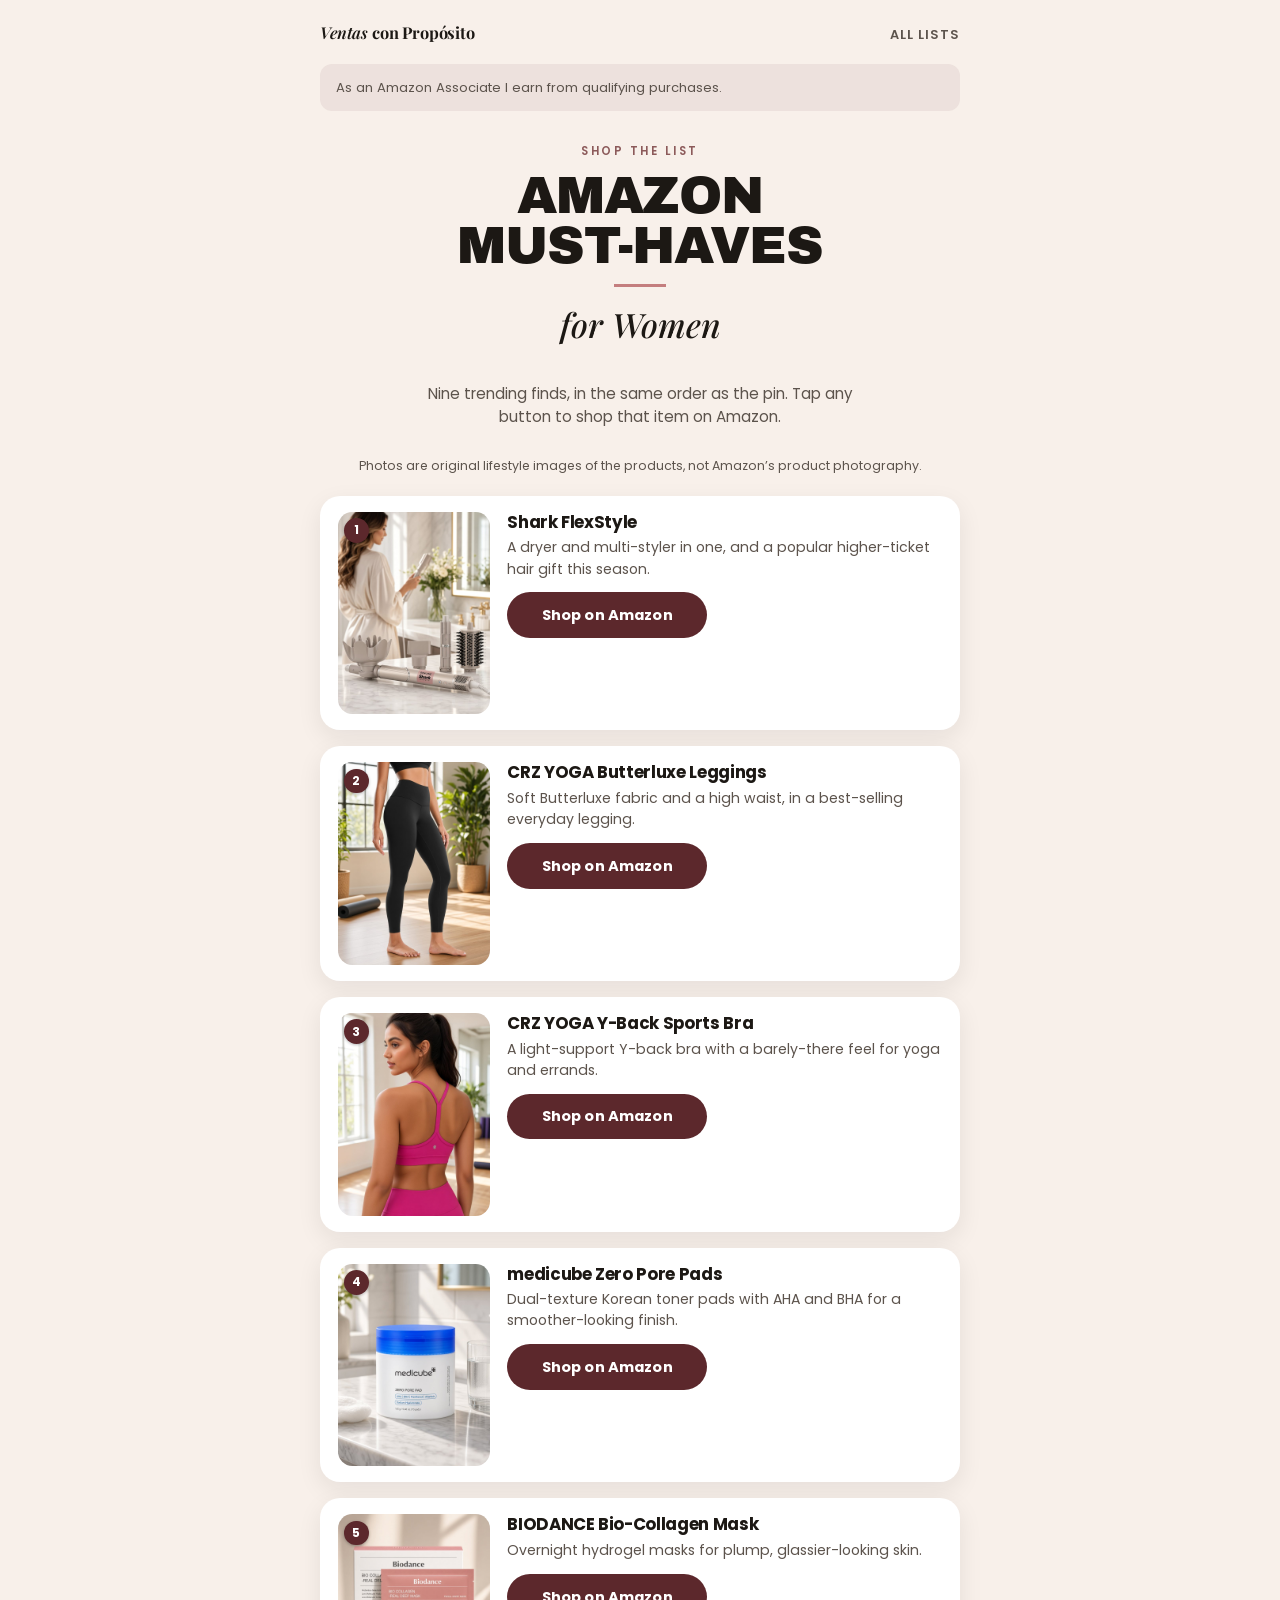
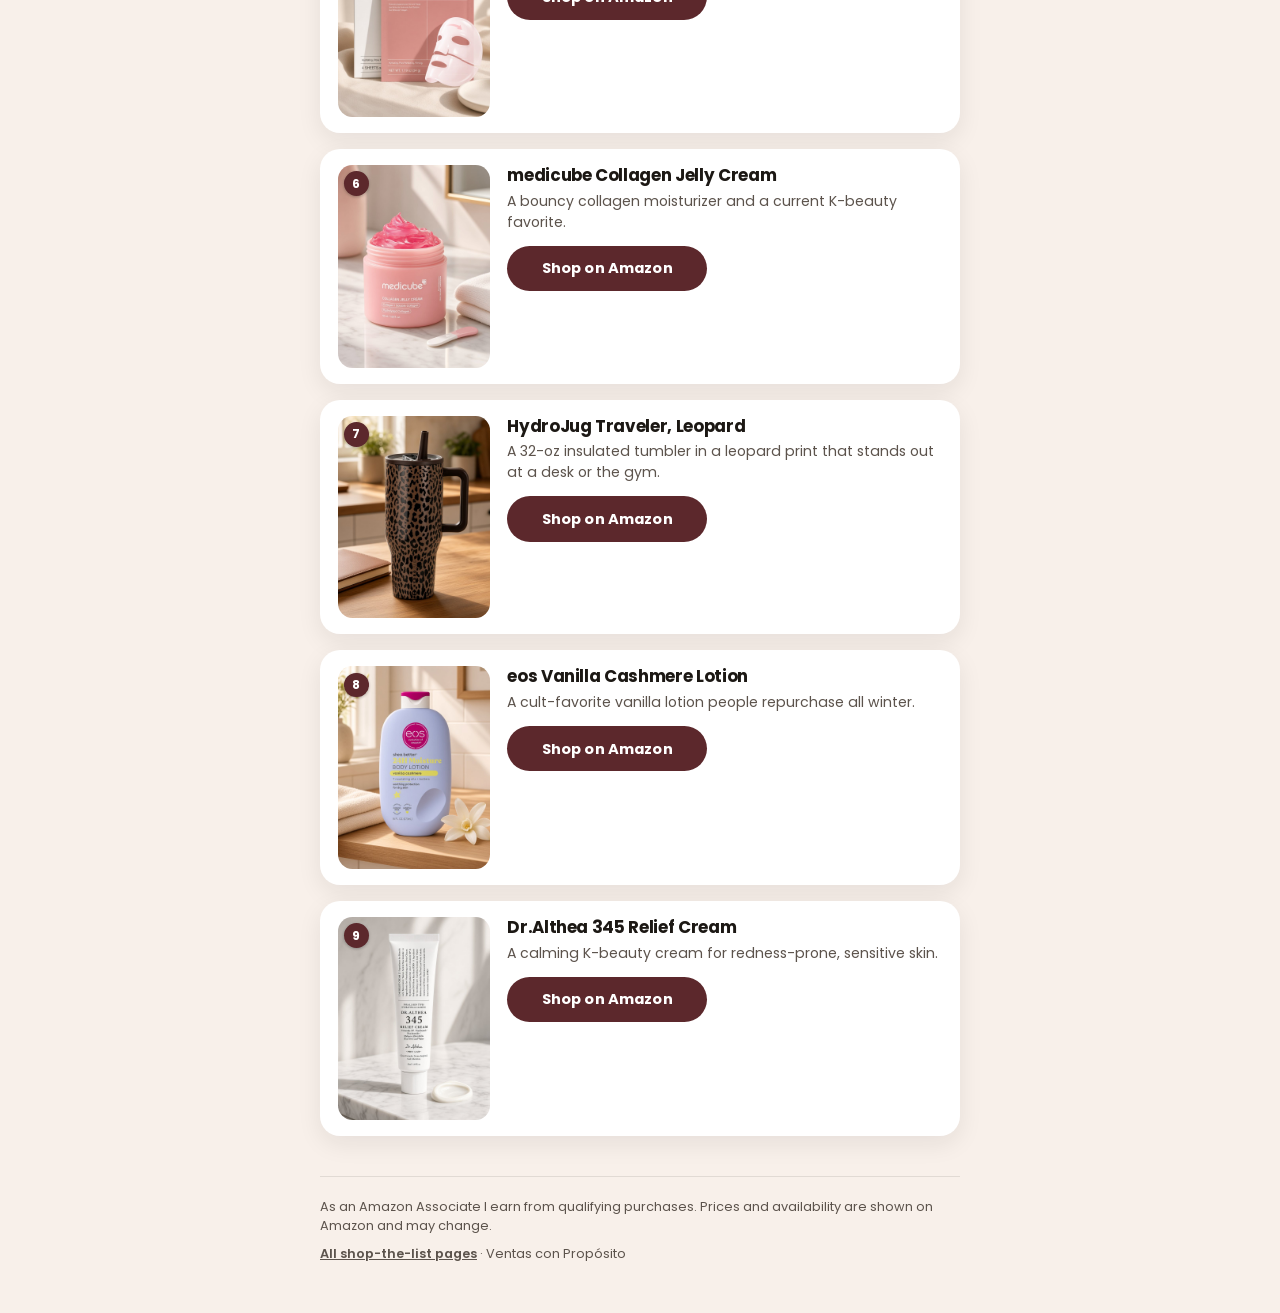
<file: must-haves-for-women/index.html>
<!DOCTYPE html>
<html lang="en">
<head>
  <meta charset="utf-8">
  <meta name="viewport" content="width=device-width, initial-scale=1">
  <meta name="robots" content="index, follow">
  <title>Amazon Must-Haves for Women 2026</title>
  <meta name="description" content="Nine trending Amazon must-haves for women in 2026, from the Shark FlexStyle and CRZ Yoga sets to Korean skincare and other everyday favorites.">
  <link rel="canonical" href="https://caruizv.github.io/ventas-con-proposito/must-haves-for-women/">
  <meta property="og:type" content="website">
  <meta property="og:title" content="Amazon Must-Haves for Women 2026">
  <meta property="og:description" content="Nine trending Amazon must-haves for women in 2026, from the Shark FlexStyle and CRZ Yoga sets to Korean skincare and other everyday favorites.">
  <meta property="og:url" content="https://caruizv.github.io/ventas-con-proposito/must-haves-for-women/">
  <meta property="og:image" content="https://caruizv.github.io/ventas-con-proposito/must-haves-for-women/img/shark-flexstyle.jpg">
  <meta property="og:image:width" content="768">
  <meta property="og:image:height" content="1024">
  <meta property="og:image:alt" content="Shark FlexStyle air styler in champagne with attachments on a vanity">
  <meta property="og:site_name" content="Ventas con Propósito">
  <meta property="og:locale" content="en_US">
  <meta name="twitter:card" content="summary_large_image">
  <meta name="twitter:title" content="Amazon Must-Haves for Women 2026">
  <meta name="twitter:description" content="Nine trending Amazon must-haves for women in 2026, from the Shark FlexStyle and CRZ Yoga sets to Korean skincare and other everyday favorites.">
  <meta name="twitter:image" content="https://caruizv.github.io/ventas-con-proposito/must-haves-for-women/img/shark-flexstyle.jpg">
  <meta name="twitter:image:alt" content="Shark FlexStyle air styler in champagne with attachments on a vanity">
  <script type="application/ld+json">
  {
    "@context": "https://schema.org",
    "@type": "ItemList",
    "name": "Amazon Must-Haves for Women 2026",
    "itemListElement": [
      {
        "@type": "ListItem",
        "position": 1,
        "name": "Shark FlexStyle",
        "url": "https://www.amazon.com/dp/B0BBSFTJG5?tag=cventasconpro-20"
      },
      {
        "@type": "ListItem",
        "position": 2,
        "name": "CRZ YOGA Butterluxe Leggings",
        "url": "https://www.amazon.com/dp/B09P1GB319?tag=cventasconpro-20"
      },
      {
        "@type": "ListItem",
        "position": 3,
        "name": "CRZ YOGA Y-Back Sports Bra",
        "url": "https://www.amazon.com/dp/B0BCPFN4GG?tag=cventasconpro-20"
      },
      {
        "@type": "ListItem",
        "position": 4,
        "name": "medicube Zero Pore Pads",
        "url": "https://www.amazon.com/dp/B09V7Z4TJG?tag=cventasconpro-20"
      },
      {
        "@type": "ListItem",
        "position": 5,
        "name": "BIODANCE Bio-Collagen Mask",
        "url": "https://www.amazon.com/dp/B0B2RM68G2?tag=cventasconpro-20"
      },
      {
        "@type": "ListItem",
        "position": 6,
        "name": "medicube Collagen Jelly Cream",
        "url": "https://www.amazon.com/dp/B0DGPSZVW3?tag=cventasconpro-20"
      },
      {
        "@type": "ListItem",
        "position": 7,
        "name": "HydroJug Traveler, Leopard",
        "url": "https://www.amazon.com/dp/B0H139RH5T?tag=cventasconpro-20"
      },
      {
        "@type": "ListItem",
        "position": 8,
        "name": "eos Vanilla Cashmere Lotion",
        "url": "https://www.amazon.com/dp/B08KT2Z93D?tag=cventasconpro-20"
      },
      {
        "@type": "ListItem",
        "position": 9,
        "name": "Dr.Althea 345 Relief Cream",
        "url": "https://www.amazon.com/dp/B0FKGJYFC8?tag=cventasconpro-20"
      }
    ]
  }
  </script>
  <link rel="preconnect" href="https://fonts.googleapis.com">
  <link rel="preconnect" href="https://fonts.gstatic.com" crossorigin>
  <link href="https://fonts.googleapis.com/css2?family=Archivo+Black&family=Playfair+Display:ital,wght@0,700;1,500;1,600&family=Poppins:wght@400;500;600;700&display=swap" rel="stylesheet">
  <link rel="stylesheet" href="../styles.css?v=20261124b">
</head>
<body class="theme-must-haves">
  <header class="site-header wrap">
    <a class="wordmark" href="../index.html">Ventas <span>con Propósito</span></a>
    <a class="nav-link" href="../index.html">All lists</a>
  </header>
  <div class="wrap">
    <p class="disclosure">As an Amazon Associate I earn from qualifying purchases.</p>
  </div>
  <header class="hero wrap">
    <p class="kicker">Shop the list</p>
    <h1>Amazon<br>Must-Haves</h1>
    <hr class="rule">
    <p class="italic">for Women</p>
    <p class="lede">Nine trending finds, in the same order as the pin. Tap any button to shop that item on Amazon.</p>
  </header>
  <p class="note wrap">Photos are original lifestyle images of the products, not Amazon’s product photography.</p>
  <main class="list wrap">
    <article class="item" id="item-1">
      <div class="visual">
        <img src="img/shark-flexstyle.jpg" alt="Shark FlexStyle air styler in champagne with attachments on a vanity" width="768" height="1024" style="width:100%;height:auto;aspect-ratio:3/4;object-fit:cover;display:block" decoding="async">
        <span class="num" aria-hidden="true">1</span>
      </div>
      <div class="copy">
        <h2>Shark FlexStyle</h2>
        <p class="why">A dryer and multi-styler in one, and a popular higher-ticket hair gift this season.</p>
        <a class="btn" href="https://www.amazon.com/dp/B0BBSFTJG5?tag=cventasconpro-20" target="_blank" rel="sponsored nofollow noopener">Shop on Amazon</a>
      </div>
    </article>    <article class="item" id="item-2">
      <div class="visual">
        <img src="img/crz-yoga-leggings.jpg" alt="Woman wearing black CRZ YOGA Butterluxe high-waist leggings" width="768" height="1024" style="width:100%;height:auto;aspect-ratio:3/4;object-fit:cover;display:block" decoding="async">
        <span class="num" aria-hidden="true">2</span>
      </div>
      <div class="copy">
        <h2>CRZ YOGA Butterluxe Leggings</h2>
        <p class="why">Soft Butterluxe fabric and a high waist, in a best-selling everyday legging.</p>
        <a class="btn" href="https://www.amazon.com/dp/B09P1GB319?tag=cventasconpro-20" target="_blank" rel="sponsored nofollow noopener">Shop on Amazon</a>
      </div>
    </article>    <article class="item" id="item-3">
      <div class="visual">
        <img src="img/crz-yoga-sports-bra.jpg" alt="Woman wearing a hibiscus-pink CRZ YOGA Y-back sports bra" width="768" height="1024" style="width:100%;height:auto;aspect-ratio:3/4;object-fit:cover;display:block" decoding="async" loading="lazy">
        <span class="num" aria-hidden="true">3</span>
      </div>
      <div class="copy">
        <h2>CRZ YOGA Y-Back Sports Bra</h2>
        <p class="why">A light-support Y-back bra with a barely-there feel for yoga and errands.</p>
        <a class="btn" href="https://www.amazon.com/dp/B0BCPFN4GG?tag=cventasconpro-20" target="_blank" rel="sponsored nofollow noopener">Shop on Amazon</a>
      </div>
    </article>    <article class="item" id="item-4">
      <div class="visual">
        <img src="img/medicube-zero-pore-pads.jpg" alt="medicube Zero Pore Pad jar on a bathroom vanity" width="768" height="1024" style="width:100%;height:auto;aspect-ratio:3/4;object-fit:cover;display:block" decoding="async" loading="lazy">
        <span class="num" aria-hidden="true">4</span>
      </div>
      <div class="copy">
        <h2>medicube Zero Pore Pads</h2>
        <p class="why">Dual-texture Korean toner pads with AHA and BHA for a smoother-looking finish.</p>
        <a class="btn" href="https://www.amazon.com/dp/B09V7Z4TJG?tag=cventasconpro-20" target="_blank" rel="sponsored nofollow noopener">Shop on Amazon</a>
      </div>
    </article>    <article class="item" id="item-5">
      <div class="visual">
        <img src="img/biodance-bio-collagen-mask.jpg" alt="BIODANCE Bio-Collagen Real Deep Mask sachet and box" width="768" height="1024" style="width:100%;height:auto;aspect-ratio:3/4;object-fit:cover;display:block" decoding="async" loading="lazy">
        <span class="num" aria-hidden="true">5</span>
      </div>
      <div class="copy">
        <h2>BIODANCE Bio-Collagen Mask</h2>
        <p class="why">Overnight hydrogel masks for plump, glassier-looking skin.</p>
        <a class="btn" href="https://www.amazon.com/dp/B0B2RM68G2?tag=cventasconpro-20" target="_blank" rel="sponsored nofollow noopener">Shop on Amazon</a>
      </div>
    </article>    <article class="item" id="item-6">
      <div class="visual">
        <img src="img/medicube-collagen-jelly-cream.jpg" alt="Open jar of medicube Collagen Jelly Cream" width="768" height="1024" style="width:100%;height:auto;aspect-ratio:3/4;object-fit:cover;display:block" decoding="async" loading="lazy">
        <span class="num" aria-hidden="true">6</span>
      </div>
      <div class="copy">
        <h2>medicube Collagen Jelly Cream</h2>
        <p class="why">A bouncy collagen moisturizer and a current K-beauty favorite.</p>
        <a class="btn" href="https://www.amazon.com/dp/B0DGPSZVW3?tag=cventasconpro-20" target="_blank" rel="sponsored nofollow noopener">Shop on Amazon</a>
      </div>
    </article>    <article class="item" id="item-7">
      <div class="visual">
        <img src="img/hydrojug-traveler-leopard.jpg" alt="HydroJug Traveler tumbler in brown leopard print" width="768" height="1024" style="width:100%;height:auto;aspect-ratio:3/4;object-fit:cover;display:block" decoding="async" loading="lazy">
        <span class="num" aria-hidden="true">7</span>
      </div>
      <div class="copy">
        <h2>HydroJug Traveler, Leopard</h2>
        <p class="why">A 32-oz insulated tumbler in a leopard print that stands out at a desk or the gym.</p>
        <a class="btn" href="https://www.amazon.com/dp/B0H139RH5T?tag=cventasconpro-20" target="_blank" rel="sponsored nofollow noopener">Shop on Amazon</a>
      </div>
    </article>    <article class="item" id="item-8">
      <div class="visual">
        <img src="img/eos-vanilla-cashmere.jpg" alt="eos Vanilla Cashmere body lotion bottle" width="768" height="1024" style="width:100%;height:auto;aspect-ratio:3/4;object-fit:cover;display:block" decoding="async" loading="lazy">
        <span class="num" aria-hidden="true">8</span>
      </div>
      <div class="copy">
        <h2>eos Vanilla Cashmere Lotion</h2>
        <p class="why">A cult-favorite vanilla lotion people repurchase all winter.</p>
        <a class="btn" href="https://www.amazon.com/dp/B08KT2Z93D?tag=cventasconpro-20" target="_blank" rel="sponsored nofollow noopener">Shop on Amazon</a>
      </div>
    </article>    <article class="item" id="item-9">
      <div class="visual">
        <img src="img/dr-althea-345-relief-cream.jpg" alt="Dr.Althea 345 Relief Cream tube" width="768" height="1024" style="width:100%;height:auto;aspect-ratio:3/4;object-fit:cover;display:block" decoding="async" loading="lazy">
        <span class="num" aria-hidden="true">9</span>
      </div>
      <div class="copy">
        <h2>Dr.Althea 345 Relief Cream</h2>
        <p class="why">A calming K-beauty cream for redness-prone, sensitive skin.</p>
        <a class="btn" href="https://www.amazon.com/dp/B0FKGJYFC8?tag=cventasconpro-20" target="_blank" rel="sponsored nofollow noopener">Shop on Amazon</a>
      </div>
    </article>
  </main>
  <footer class="site-footer wrap">
    <p>As an Amazon Associate I earn from qualifying purchases. Prices and availability are shown on Amazon and may change.</p>
    <p><a href="../index.html">All shop-the-list pages</a> · Ventas con Propósito</p>
  </footer>
</body>
</html>
</file>
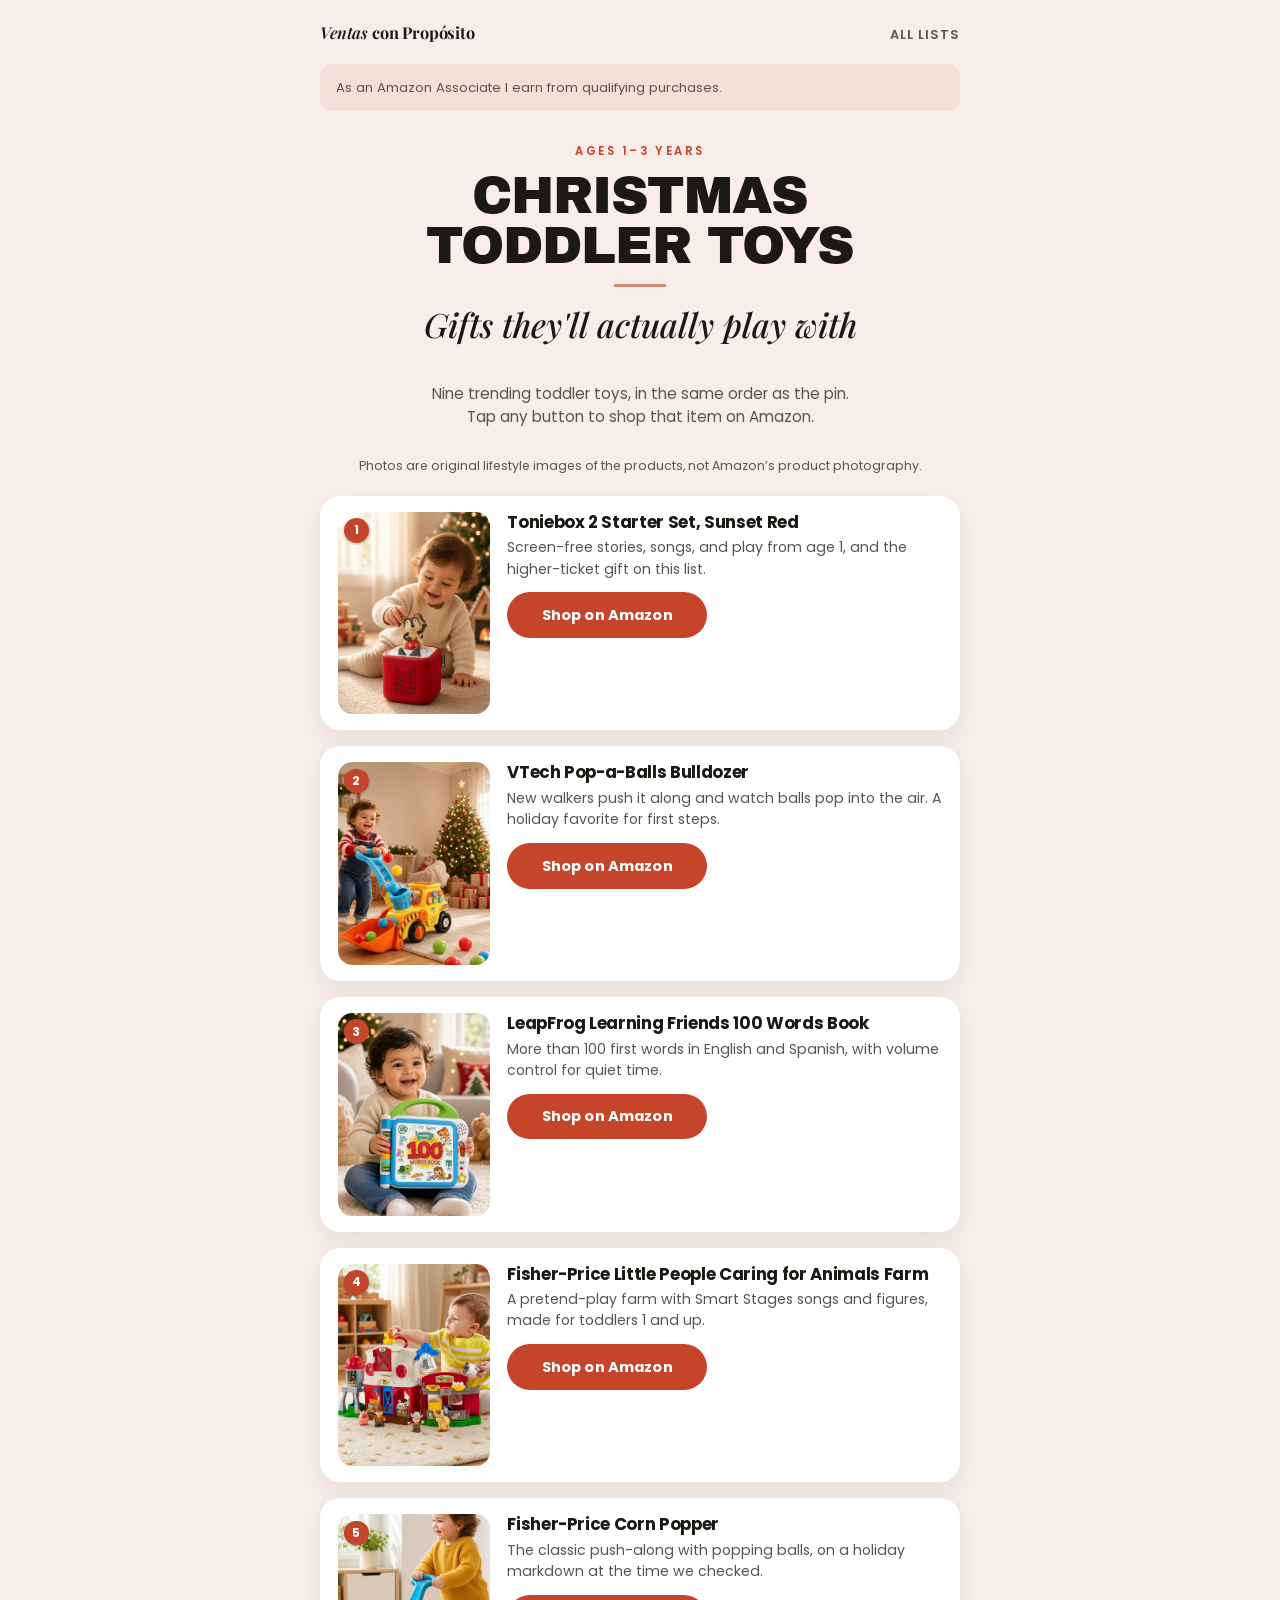
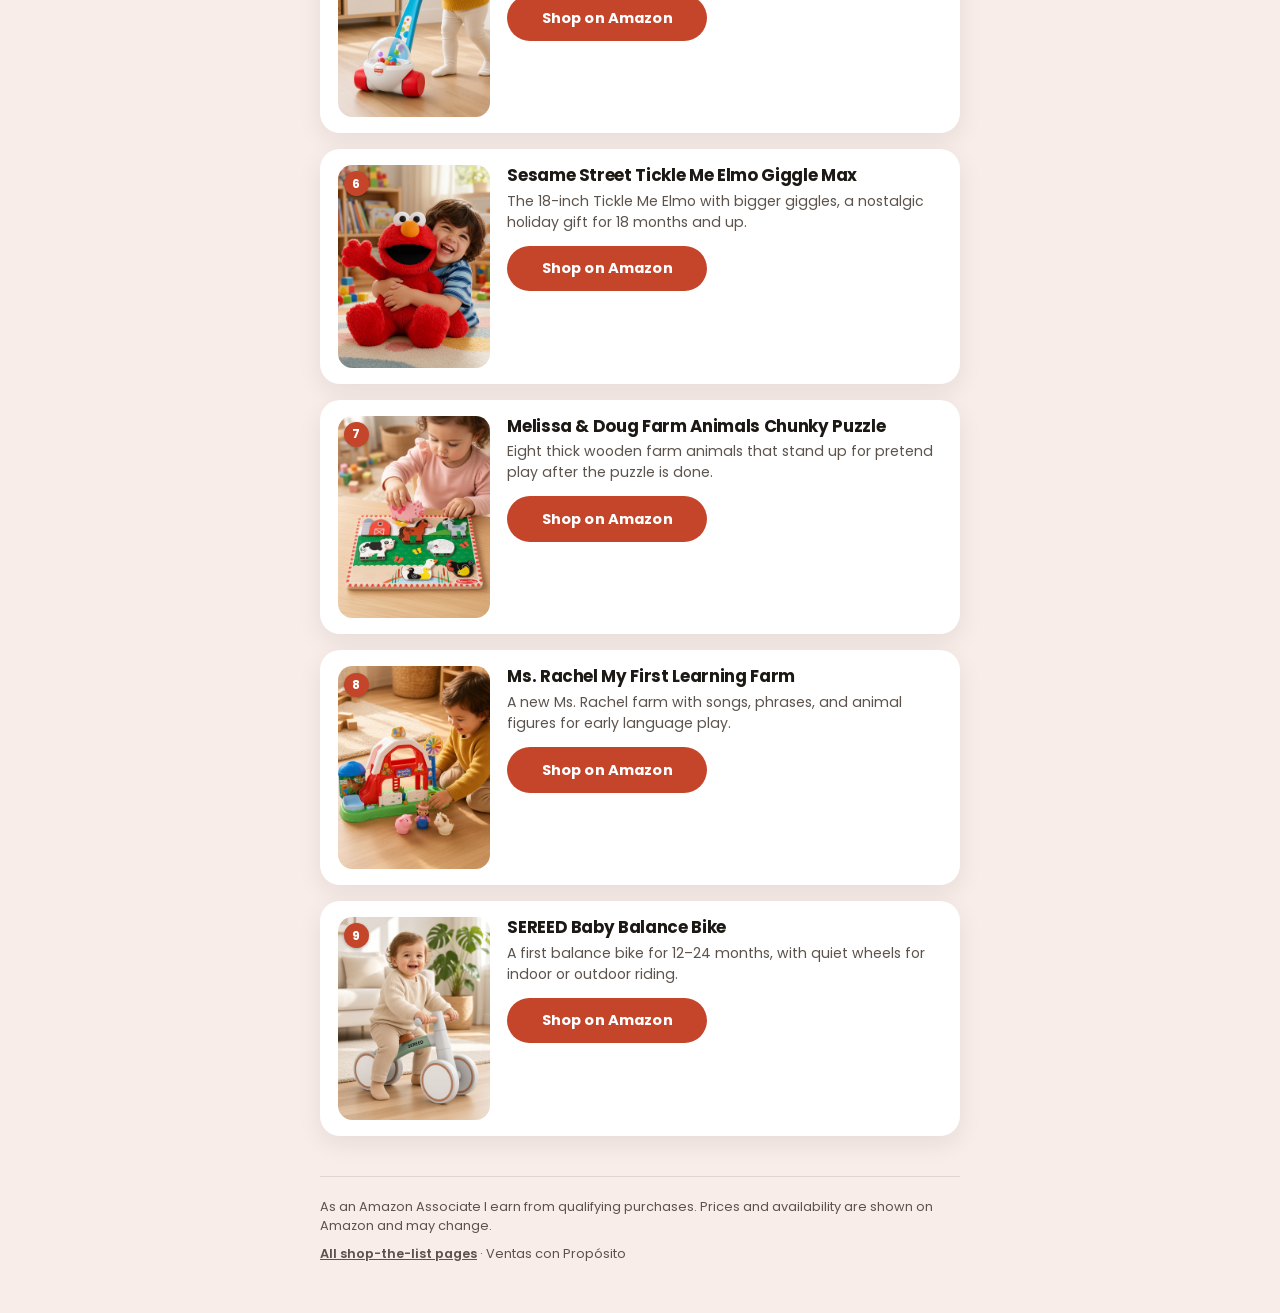
<file: toddler-toys/index.html>
<!DOCTYPE html>
<html lang="en">
<head>
  <meta charset="utf-8">
  <meta name="viewport" content="width=device-width, initial-scale=1">
  <meta name="robots" content="index, follow">
  <title>Best Toddler Toys for Christmas 2026</title>
  <meta name="description" content="The best toddler toys for Christmas 2026, from a Toniebox 2 and VTech Pop-a-Balls bulldozer to books, play farms, and other holiday gifts for ages 1–3.">
  <link rel="canonical" href="https://caruizv.github.io/ventas-con-proposito/toddler-toys/">
  <meta property="og:type" content="website">
  <meta property="og:title" content="Best Toddler Toys for Christmas 2026">
  <meta property="og:description" content="The best toddler toys for Christmas 2026, from a Toniebox 2 and VTech Pop-a-Balls bulldozer to books, play farms, and other holiday gifts for ages 1–3.">
  <meta property="og:url" content="https://caruizv.github.io/ventas-con-proposito/toddler-toys/">
  <meta property="og:image" content="https://caruizv.github.io/ventas-con-proposito/toddler-toys/img/toniebox-2-starter.jpg">
  <meta property="og:image:width" content="768">
  <meta property="og:image:height" content="1024">
  <meta property="og:image:alt" content="Toddler playing with a Sunset Red Toniebox 2">
  <meta property="og:site_name" content="Ventas con Propósito">
  <meta property="og:locale" content="en_US">
  <meta name="twitter:card" content="summary_large_image">
  <meta name="twitter:title" content="Best Toddler Toys for Christmas 2026">
  <meta name="twitter:description" content="The best toddler toys for Christmas 2026, from a Toniebox 2 and VTech Pop-a-Balls bulldozer to books, play farms, and other holiday gifts for ages 1–3.">
  <meta name="twitter:image" content="https://caruizv.github.io/ventas-con-proposito/toddler-toys/img/toniebox-2-starter.jpg">
  <meta name="twitter:image:alt" content="Toddler playing with a Sunset Red Toniebox 2">
  <script type="application/ld+json">
  {
    "@context": "https://schema.org",
    "@type": "ItemList",
    "name": "Best Toddler Toys for Christmas 2026",
    "itemListElement": [
      {
        "@type": "ListItem",
        "position": 1,
        "name": "Toniebox 2 Starter Set, Sunset Red",
        "url": "https://www.amazon.com/dp/B0FJ2ZJHHT?tag=cventasconpro-20"
      },
      {
        "@type": "ListItem",
        "position": 2,
        "name": "VTech Pop-a-Balls Bulldozer",
        "url": "https://www.amazon.com/dp/B06WV7VBY5?tag=cventasconpro-20"
      },
      {
        "@type": "ListItem",
        "position": 3,
        "name": "LeapFrog Learning Friends 100 Words Book",
        "url": "https://www.amazon.com/dp/B07B6ZN7P8?tag=cventasconpro-20"
      },
      {
        "@type": "ListItem",
        "position": 4,
        "name": "Fisher-Price Little People Caring for Animals Farm",
        "url": "https://www.amazon.com/dp/B0CPN4YBQ6?tag=cventasconpro-20"
      },
      {
        "@type": "ListItem",
        "position": 5,
        "name": "Fisher-Price Corn Popper",
        "url": "https://www.amazon.com/dp/B07N4N6LDV?tag=cventasconpro-20"
      },
      {
        "@type": "ListItem",
        "position": 6,
        "name": "Sesame Street Tickle Me Elmo Giggle Max",
        "url": "https://www.amazon.com/dp/B0FX3KW535?tag=cventasconpro-20"
      },
      {
        "@type": "ListItem",
        "position": 7,
        "name": "Melissa & Doug Farm Animals Chunky Puzzle",
        "url": "https://www.amazon.com/dp/B000E9DPCW?tag=cventasconpro-20"
      },
      {
        "@type": "ListItem",
        "position": 8,
        "name": "Ms. Rachel My First Learning Farm",
        "url": "https://www.amazon.com/dp/B0GH2DHSFH?tag=cventasconpro-20"
      },
      {
        "@type": "ListItem",
        "position": 9,
        "name": "SEREED Baby Balance Bike",
        "url": "https://www.amazon.com/dp/B08SGH7NKX?tag=cventasconpro-20"
      }
    ]
  }
  </script>
  <link rel="preconnect" href="https://fonts.googleapis.com">
  <link rel="preconnect" href="https://fonts.gstatic.com" crossorigin>
  <link href="https://fonts.googleapis.com/css2?family=Archivo+Black&family=Playfair+Display:ital,wght@0,700;1,500;1,600&family=Poppins:wght@400;500;600;700&display=swap" rel="stylesheet">
  <link rel="stylesheet" href="../styles.css?v=20261124b">
</head>
<body class="theme-toddler">
  <header class="site-header wrap">
    <a class="wordmark" href="../index.html">Ventas <span>con Propósito</span></a>
    <a class="nav-link" href="../index.html">All lists</a>
  </header>
  <div class="wrap">
    <p class="disclosure">As an Amazon Associate I earn from qualifying purchases.</p>
  </div>
  <header class="hero wrap">
    <p class="kicker">Ages 1–3 years</p>
    <h1>Christmas<br>Toddler Toys</h1>
    <hr class="rule">
    <p class="italic">Gifts they'll actually play with</p>
    <p class="lede">Nine trending toddler toys, in the same order as the pin. Tap any button to shop that item on Amazon.</p>
  </header>
  <p class="note wrap">Photos are original lifestyle images of the products, not Amazon’s product photography.</p>
  <main class="list wrap">
    <article class="item" id="item-1">
      <div class="visual">
        <img src="img/toniebox-2-starter.jpg" alt="Toddler playing with a Sunset Red Toniebox 2" width="768" height="1024" style="width:100%;height:auto;aspect-ratio:3/4;object-fit:cover;display:block" decoding="async">
        <span class="num" aria-hidden="true">1</span>
      </div>
      <div class="copy">
        <h2>Toniebox 2 Starter Set, Sunset Red</h2>
        <p class="why">Screen-free stories, songs, and play from age 1, and the higher-ticket gift on this list.</p>
        <a class="btn" href="https://www.amazon.com/dp/B0FJ2ZJHHT?tag=cventasconpro-20" target="_blank" rel="sponsored nofollow noopener">Shop on Amazon</a>
      </div>
    </article>
    <article class="item" id="item-2">
      <div class="visual">
        <img src="img/vtech-pop-a-balls-bulldozer.jpg" alt="Toddler pushing a VTech Pop-a-Balls Bulldozer" width="768" height="1024" style="width:100%;height:auto;aspect-ratio:3/4;object-fit:cover;display:block" decoding="async">
        <span class="num" aria-hidden="true">2</span>
      </div>
      <div class="copy">
        <h2>VTech Pop-a-Balls Bulldozer</h2>
        <p class="why">New walkers push it along and watch balls pop into the air. A holiday favorite for first steps.</p>
        <a class="btn" href="https://www.amazon.com/dp/B06WV7VBY5?tag=cventasconpro-20" target="_blank" rel="sponsored nofollow noopener">Shop on Amazon</a>
      </div>
    </article>
    <article class="item" id="item-3">
      <div class="visual">
        <img src="img/leapfrog-100-words-book.jpg" alt="Toddler holding a LeapFrog 100 Words Book" width="768" height="1024" style="width:100%;height:auto;aspect-ratio:3/4;object-fit:cover;display:block" decoding="async" loading="lazy">
        <span class="num" aria-hidden="true">3</span>
      </div>
      <div class="copy">
        <h2>LeapFrog Learning Friends 100 Words Book</h2>
        <p class="why">More than 100 first words in English and Spanish, with volume control for quiet time.</p>
        <a class="btn" href="https://www.amazon.com/dp/B07B6ZN7P8?tag=cventasconpro-20" target="_blank" rel="sponsored nofollow noopener">Shop on Amazon</a>
      </div>
    </article>
    <article class="item" id="item-4">
      <div class="visual">
        <img src="img/little-people-caring-farm.jpg" alt="Toddler playing with a Little People Caring for Animals Farm" width="768" height="1024" style="width:100%;height:auto;aspect-ratio:3/4;object-fit:cover;display:block" decoding="async" loading="lazy">
        <span class="num" aria-hidden="true">4</span>
      </div>
      <div class="copy">
        <h2>Fisher-Price Little People Caring for Animals Farm</h2>
        <p class="why">A pretend-play farm with Smart Stages songs and figures, made for toddlers 1 and up.</p>
        <a class="btn" href="https://www.amazon.com/dp/B0CPN4YBQ6?tag=cventasconpro-20" target="_blank" rel="sponsored nofollow noopener">Shop on Amazon</a>
      </div>
    </article>
    <article class="item" id="item-5">
      <div class="visual">
        <img src="img/fisher-price-corn-popper.jpg" alt="Toddler pushing a Fisher-Price Corn Popper" width="768" height="1024" style="width:100%;height:auto;aspect-ratio:3/4;object-fit:cover;display:block" decoding="async" loading="lazy">
        <span class="num" aria-hidden="true">5</span>
      </div>
      <div class="copy">
        <h2>Fisher-Price Corn Popper</h2>
        <p class="why">The classic push-along with popping balls, on a holiday markdown at the time we checked.</p>
        <a class="btn" href="https://www.amazon.com/dp/B07N4N6LDV?tag=cventasconpro-20" target="_blank" rel="sponsored nofollow noopener">Shop on Amazon</a>
      </div>
    </article>
    <article class="item" id="item-6">
      <div class="visual">
        <img src="img/tickle-me-elmo-giggle-max.jpg" alt="Toddler hugging Tickle Me Elmo Giggle Max" width="768" height="1024" style="width:100%;height:auto;aspect-ratio:3/4;object-fit:cover;display:block" decoding="async" loading="lazy">
        <span class="num" aria-hidden="true">6</span>
      </div>
      <div class="copy">
        <h2>Sesame Street Tickle Me Elmo Giggle Max</h2>
        <p class="why">The 18-inch Tickle Me Elmo with bigger giggles, a nostalgic holiday gift for 18 months and up.</p>
        <a class="btn" href="https://www.amazon.com/dp/B0FX3KW535?tag=cventasconpro-20" target="_blank" rel="sponsored nofollow noopener">Shop on Amazon</a>
      </div>
    </article>
    <article class="item" id="item-7">
      <div class="visual">
        <img src="img/melissa-doug-farm-puzzle.jpg" alt="Child playing with a Melissa & Doug farm animals puzzle" width="768" height="1024" style="width:100%;height:auto;aspect-ratio:3/4;object-fit:cover;display:block" decoding="async" loading="lazy">
        <span class="num" aria-hidden="true">7</span>
      </div>
      <div class="copy">
        <h2>Melissa & Doug Farm Animals Chunky Puzzle</h2>
        <p class="why">Eight thick wooden farm animals that stand up for pretend play after the puzzle is done.</p>
        <a class="btn" href="https://www.amazon.com/dp/B000E9DPCW?tag=cventasconpro-20" target="_blank" rel="sponsored nofollow noopener">Shop on Amazon</a>
      </div>
    </article>
    <article class="item" id="item-8">
      <div class="visual">
        <img src="img/ms-rachel-learning-farm.jpg" alt="Toddler playing with Ms. Rachel My First Learning Farm" width="768" height="1024" style="width:100%;height:auto;aspect-ratio:3/4;object-fit:cover;display:block" decoding="async" loading="lazy">
        <span class="num" aria-hidden="true">8</span>
      </div>
      <div class="copy">
        <h2>Ms. Rachel My First Learning Farm</h2>
        <p class="why">A new Ms. Rachel farm with songs, phrases, and animal figures for early language play.</p>
        <a class="btn" href="https://www.amazon.com/dp/B0GH2DHSFH?tag=cventasconpro-20" target="_blank" rel="sponsored nofollow noopener">Shop on Amazon</a>
      </div>
    </article>
    <article class="item" id="item-9">
      <div class="visual">
        <img src="img/sereed-balance-bike.jpg" alt="Toddler on a SEREED baby balance bike" width="768" height="1024" style="width:100%;height:auto;aspect-ratio:3/4;object-fit:cover;display:block" decoding="async" loading="lazy">
        <span class="num" aria-hidden="true">9</span>
      </div>
      <div class="copy">
        <h2>SEREED Baby Balance Bike</h2>
        <p class="why">A first balance bike for 12–24 months, with quiet wheels for indoor or outdoor riding.</p>
        <a class="btn" href="https://www.amazon.com/dp/B08SGH7NKX?tag=cventasconpro-20" target="_blank" rel="sponsored nofollow noopener">Shop on Amazon</a>
      </div>
    </article>
  </main>
  <footer class="site-footer wrap">
    <p>As an Amazon Associate I earn from qualifying purchases. Prices and availability are shown on Amazon and may change.</p>
    <p><a href="../index.html">All shop-the-list pages</a> · Ventas con Propósito</p>
  </footer>
</body>
</html>
</file>
<file: styles.css>
:root {
  --font-sans: "Poppins", system-ui, sans-serif;
  --font-display: "Archivo Black", "Arial Black", sans-serif;
  --font-serif: "Playfair Display", Georgia, serif;
  --text: #1c1814;
  --muted: #5c534c;
  --line: rgba(28, 24, 20, 0.1);
  --max: 40rem;
  --radius: 1.25rem;
  --shadow: 0 0.5rem 1.5rem rgba(28, 24, 20, 0.08);
}

*,
*::before,
*::after { box-sizing: border-box; }

html { font-size: 100%; scroll-behavior: smooth; }

body {
  margin: 0;
  font-family: var(--font-sans);
  color: var(--text);
  background: var(--bg, #f6efe8);
  line-height: 1.5;
  -webkit-font-smoothing: antialiased;
}

img { max-width: 100%; height: auto; display: block; }

a { color: inherit; }

.wrap {
  width: min(100% - 1.75rem, var(--max));
  margin-inline: auto;
}

.site-header {
  padding: 1.25rem 0 0.5rem;
  display: flex;
  align-items: baseline;
  justify-content: space-between;
  gap: 1rem;
}

.wordmark {
  font-family: var(--font-serif);
  font-style: italic;
  font-weight: 600;
  font-size: 1.02rem;
  letter-spacing: -0.01em;
  text-decoration: none;
  white-space: nowrap;
}

.wordmark span {
  font-style: normal;
  font-weight: 700;
}

.nav-link {
  font-size: 0.8rem;
  font-weight: 600;
  letter-spacing: 0.08em;
  text-transform: uppercase;
  text-decoration: none;
  color: var(--muted);
}

.disclosure {
  margin: 0.75rem auto 1.5rem;
  padding: 0.85rem 1rem;
  background: var(--disclosure-bg, rgba(28, 24, 20, 0.06));
  border-radius: 0.75rem;
  font-size: 0.82rem;
  color: var(--muted);
  line-height: 1.45;
}

.hero {
  text-align: center;
  padding: 0.5rem 0 1.75rem;
}

.kicker {
  margin: 0 0 0.7rem;
  font-size: 0.72rem;
  font-weight: 600;
  letter-spacing: 0.22em;
  text-transform: uppercase;
  color: var(--accent, #8c5a5a);
}

.hero h1 {
  margin: 0;
  font-family: var(--font-display);
  font-weight: 400;
  font-size: clamp(2rem, 8vw, 3.25rem);
  line-height: 0.95;
  letter-spacing: -0.02em;
  text-transform: uppercase;
}

.hero h1.serif {
  font-family: var(--font-serif);
  font-weight: 700;
  text-transform: none;
  letter-spacing: -0.03em;
  line-height: 1.05;
}

.hero .italic {
  display: block;
  margin-top: 0.35rem;
  font-family: var(--font-serif);
  font-style: italic;
  font-weight: 500;
  font-size: clamp(1.4rem, 5.5vw, 2.1rem);
  text-transform: none;
  letter-spacing: 0;
  color: var(--accent-ink, inherit);
}

.rule {
  width: 3.25rem;
  height: 3px;
  margin: 0.9rem auto 0.75rem;
  background: var(--rule, var(--accent, #c47e7e));
  border: 0;
}

.subhead {
  margin: 0;
  font-family: var(--font-serif);
  font-style: italic;
  font-size: 1.15rem;
  color: var(--muted);
}

.pill {
  display: inline-block;
  margin: 0.85rem 0 0.35rem;
  padding: 0.4rem 0.95rem;
  border-radius: 999px;
  background: var(--badge, #5a3a30);
  color: #fff;
  font-size: 0.78rem;
  font-weight: 600;
  letter-spacing: 0.12em;
  text-transform: uppercase;
}

.lede {
  margin: 0.75rem auto 0;
  max-width: 28rem;
  color: var(--muted);
  font-size: 0.95rem;
}

.note {
  margin: 0 auto 1.25rem;
  text-align: center;
  font-size: 0.78rem;
  color: var(--muted);
}

/* Product cards */
.list {
  display: grid;
  gap: 1rem;
  padding: 0 0 2.5rem;
}

.item {
  display: grid;
  grid-template-columns: 7.25rem 1fr;
  gap: 0.9rem;
  align-items: stretch;
  background: #fff;
  border-radius: var(--radius);
  box-shadow: var(--shadow);
  padding: 0.85rem;
}

.visual {
  position: relative;
  border-radius: 0.9rem;
  background: var(--tile, #efe4d8);
  overflow: hidden;
  aspect-ratio: 3 / 4;
  align-self: start;
}

.visual img {
  display: block;
  width: 100%;
  height: 100%;
  aspect-ratio: 3 / 4;
  object-fit: cover;
  object-position: center;
}

.visual .num {
  position: absolute;
  top: 0.4rem;
  left: 0.4rem;
  width: 1.55rem;
  height: 1.55rem;
  border-radius: 50%;
  background: var(--badge, #5c282c);
  color: #fff;
  font-size: 0.75rem;
  font-weight: 700;
  display: grid;
  place-items: center;
  box-shadow: 0 1px 3px rgba(0,0,0,0.28);
}

.visual .mono { display: none; }

.copy h2 {
  margin: 0 0 0.3rem;
  font-family: var(--font-sans);
  font-size: 1.05rem;
  font-weight: 650;
  letter-spacing: -0.02em;
  line-height: 1.25;
}

.why {
  margin: 0 0 0.8rem;
  font-size: 0.88rem;
  color: var(--muted);
}

.btn {
  display: inline-flex;
  align-items: center;
  justify-content: center;
  width: 100%;
  min-height: 2.85rem;
  padding: 0.7rem 1rem;
  border-radius: 999px;
  background: var(--btn, #2c1c18);
  color: #fff;
  font-weight: 650;
  font-size: 0.92rem;
  text-decoration: none;
  letter-spacing: 0.01em;
}

.btn:hover,
.btn:focus-visible {
  filter: brightness(1.12);
  outline: 2px solid var(--btn, #2c1c18);
  outline-offset: 2px;
}

.site-footer {
  padding: 1.25rem 0 2.5rem;
  border-top: 1px solid var(--line);
  color: var(--muted);
  font-size: 0.8rem;
}

.site-footer p { margin: 0 0 0.6rem; }

.site-footer a { font-weight: 600; }

/* Themes */
.theme-must-haves {
  --bg: #f8f0ea;
  --accent: #8c5a5a;
  --rule: #c47e7e;
  --badge: #5c282c;
  --btn: #5c282c;
  --disclosure-bg: rgba(92, 40, 44, 0.07);
}
.theme-must-haves .item:nth-child(1) { --tile: #ece4dc; --mono: #5a4638; }
.theme-must-haves .item:nth-child(2) { --tile: #1a1a1a; --mono: #f4eee8; }
.theme-must-haves .item:nth-child(3) { --tile: #e34b86; --mono: #fff; }
.theme-must-haves .item:nth-child(4) { --tile: #2d6bdb; --mono: #fff; }
.theme-must-haves .item:nth-child(5) { --tile: #e8c1b8; --mono: #5a2e28; }
.theme-must-haves .item:nth-child(6) { --tile: #f3a8c0; --mono: #5a2438; }
.theme-must-haves .item:nth-child(7) { --tile: #3a2a22; --mono: #e8d5b5; }
.theme-must-haves .item:nth-child(8) { --tile: #c9d8f0; --mono: #3a2a6a; }
.theme-must-haves .item:nth-child(9) { --tile: #f4f1ea; --mono: #2a2a2a; }

.theme-buy-again {
  --bg: #f5efe3;
  --accent: #786028;
  --rule: #b8944a;
  --badge: #1c1812;
  --btn: #1c1812;
  --disclosure-bg: rgba(28, 24, 18, 0.06);
}
.theme-buy-again .item:nth-child(1) { --tile: #2a2a2a; --mono: #f5efe3; }
.theme-buy-again .item:nth-child(2) { --tile: #2b2d30; --mono: #f3f3f3; }
.theme-buy-again .item:nth-child(3) { --tile: #f3d9d6; --mono: #6a3a3a; }
.theme-buy-again .item:nth-child(4) { --tile: #e45c7a; --mono: #fff; }
.theme-buy-again .item:nth-child(5) { --tile: #e03131; --mono: #fff; }
.theme-buy-again .item:nth-child(6) { --tile: #8a8f96; --mono: #fff; }
.theme-buy-again .item:nth-child(7) { --tile: #1a8ad4; --mono: #fff; }
.theme-buy-again .item:nth-child(8) { --tile: #ece8e2; --mono: #5a534c; }
.theme-buy-again .item:nth-child(9) { --tile: #8ec6e8; --mono: #12384a; }

.theme-gifts {
  --bg: #fcf9f5;
  --accent: #5a3a30;
  --rule: #b09480;
  --badge: #5a3a30;
  --btn: #5a3a30;
  --disclosure-bg: rgba(90, 58, 48, 0.07);
}
.theme-gifts .item:nth-child(1) { --tile: #1d6fb8; --mono: #fff; }
.theme-gifts .item:nth-child(2) { --tile: #f3ead2; --mono: #3a2a18; }
.theme-gifts .item:nth-child(3) { --tile: #e8d5c4; --mono: #5a3a30; }
.theme-gifts .item:nth-child(4) { --tile: #f2ebe3; --mono: #6a5344; }
.theme-gifts .item:nth-child(5) { --tile: #f4c3d0; --mono: #6a2438; }
.theme-gifts .item:nth-child(6) { --tile: #e4d4c4; --mono: #4a3a30; }
.theme-gifts .item:nth-child(7) { --tile: #2a221c; --mono: #f3e2c4; }
.theme-gifts .item:nth-child(8) { --tile: #e45c7a; --mono: #fff; }
.theme-gifts .item:nth-child(9) { --tile: #c9b8a6; --mono: #3a2a22; }

.bow {
  width: 4.5rem;
  height: 2.3rem;
  margin: 0 auto 0.55rem;
  display: grid;
  place-items: center;
}
.bow svg { display: block; }

/* Index */
.theme-index { --bg: #f6efe8; --btn: #2c1c18; --accent: #5a3a30; }

.index-hero h1 {
  font-family: var(--font-serif);
  font-weight: 700;
  font-size: clamp(2.1rem, 8vw, 3.4rem);
  line-height: 1.05;
  letter-spacing: -0.03em;
  text-transform: none;
}

.cards {
  display: grid;
  gap: 1rem;
  padding: 0 0 2.5rem;
}

.card {
  display: block;
  text-decoration: none;
  background: #fff;
  border-radius: var(--radius);
  box-shadow: var(--shadow);
  padding: 1.35rem 1.25rem 1.2rem;
  border-top: 6px solid var(--card-accent, #5c282c);
}

.card .kicker { margin-bottom: 0.45rem; }
.card h2 {
  margin: 0 0 0.4rem;
  font-family: var(--font-display);
  font-weight: 400;
  font-size: 1.45rem;
  line-height: 1.05;
  letter-spacing: -0.02em;
  text-transform: uppercase;
}
.card h2.serif {
  font-family: var(--font-serif);
  font-weight: 700;
  text-transform: none;
}
.card p {
  margin: 0 0 0.9rem;
  color: var(--muted);
  font-size: 0.92rem;
}
.card .go {
  font-weight: 650;
  font-size: 0.9rem;
}

.card-must { --card-accent: #5c282c; --accent: #8c5a5a; }
.card-again { --card-accent: #b8944a; --accent: #786028; }
.card-gifts { --card-accent: #5a3a30; --accent: #5a3a30; }
.card-baby { --card-accent: #3F6B4A; --accent: #3F6B4A; }
.card-toddler { --card-accent: #C4452A; --accent: #C4452A; }

.theme-baby {
  --bg: #eef4ea;
  --accent: #3F6B4A;
  --rule: #7a9a7a;
  --badge: #3F6B4A;
  --btn: #3F6B4A;
  --disclosure-bg: rgba(63, 107, 74, 0.08);
}
.theme-baby .item:nth-child(1) { --tile: #3F6B4A; --mono: #f7f4ee; }
.theme-baby .item:nth-child(2) { --tile: #C45C4A; --mono: #fff8f3; }
.theme-baby .item:nth-child(3) { --tile: #F0C14B; --mono: #2c241c; }
.theme-baby .item:nth-child(4) { --tile: #2E6B9A; --mono: #fff8f0; }
.theme-baby .item:nth-child(5) { --tile: #7BB57A; --mono: #1e2a1e; }
.theme-baby .item:nth-child(6) { --tile: #E8A0B0; --mono: #5a2438; }
.theme-baby .item:nth-child(7) { --tile: #5AA8C8; --mono: #12384a; }
.theme-baby .item:nth-child(8) { --tile: #7A4EA0; --mono: #fff8f0; }
.theme-baby .item:nth-child(9) { --tile: #2E5A8A; --mono: #fff8f0; }

.theme-toddler {
  --bg: #f8ede8;
  --accent: #C4452A;
  --rule: #d08a78;
  --badge: #C4452A;
  --btn: #C4452A;
  --disclosure-bg: rgba(196, 69, 42, 0.08);
}
.theme-toddler .item:nth-child(1) { --tile: #C4452A; --mono: #fff7f4; }
.theme-toddler .item:nth-child(2) { --tile: #F0C14B; --mono: #2c241c; }
.theme-toddler .item:nth-child(3) { --tile: #2E6B54; --mono: #f6fbf7; }
.theme-toddler .item:nth-child(4) { --tile: #7BB57A; --mono: #1e2a1e; }
.theme-toddler .item:nth-child(5) { --tile: #2E6B9A; --mono: #fff8f0; }
.theme-toddler .item:nth-child(6) { --tile: #C4452A; --mono: #fff7f4; }
.theme-toddler .item:nth-child(7) { --tile: #C48A52; --mono: #2c241c; }
.theme-toddler .item:nth-child(8) { --tile: #E8A0B0; --mono: #5a2438; }
.theme-toddler .item:nth-child(9) { --tile: #3E8A4A; --mono: #f6fbf7; }

@media (min-width: 640px) {
  .item {
    grid-template-columns: 9.5rem 1fr;
    padding: 1rem 1.1rem;
    gap: 1.1rem;
  }
  .btn { width: auto; min-width: 12.5rem; }
  .cards { grid-template-columns: 1fr; }
}

@media (min-width: 880px) {
  .theme-index .wrap,
  .theme-index { --max: 64rem; }
  .cards { grid-template-columns: repeat(auto-fit, minmax(16.5rem, 1fr)); }
}
</file>
